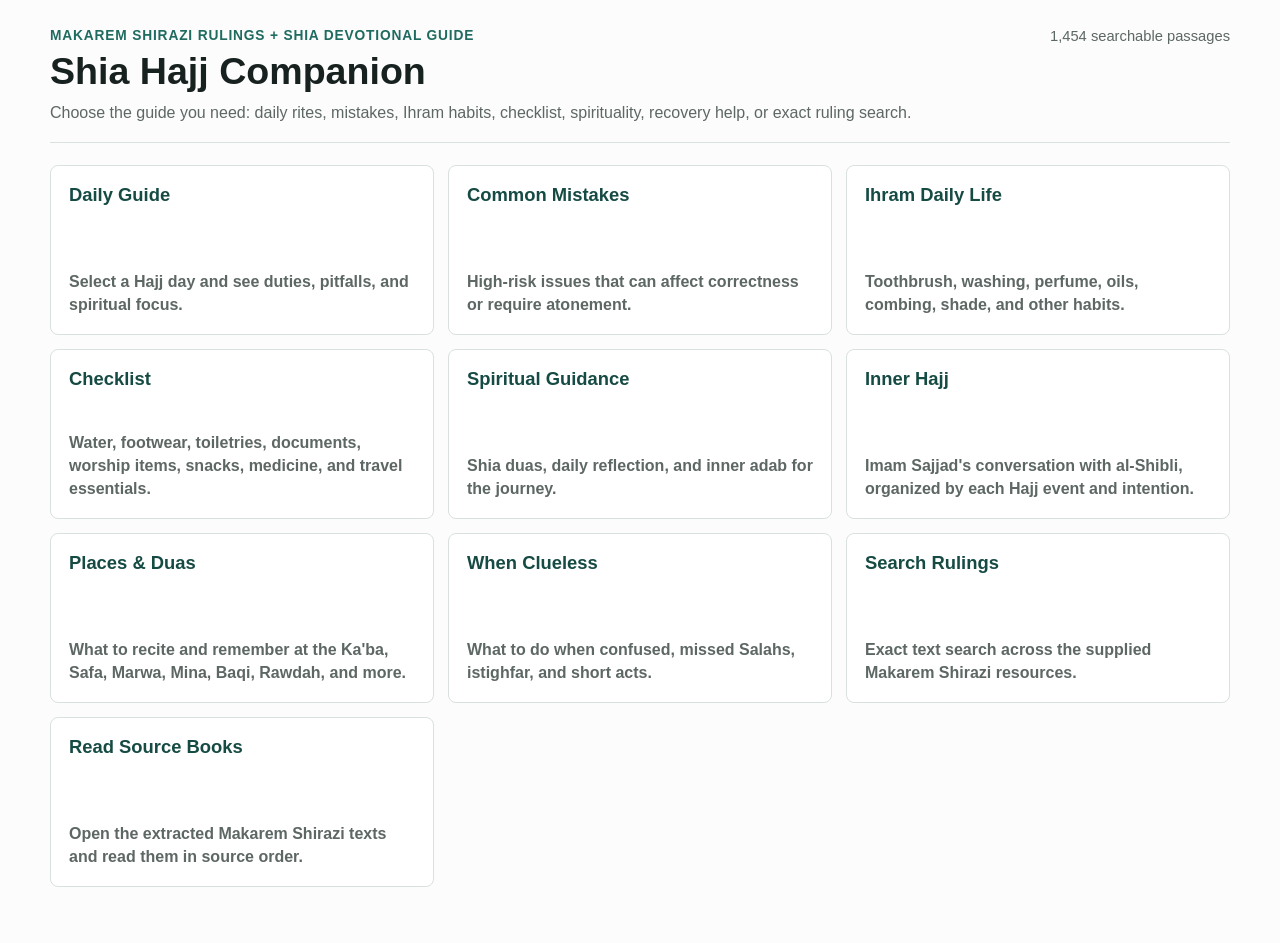
<file: index.html>
<!doctype html>
<html lang="en">
<head>
  <meta charset="utf-8">
  <meta http-equiv="refresh" content="0; url=docs/">
  <meta name="viewport" content="width=device-width, initial-scale=1">
  <title>Shia Hajj Companion</title>
</head>
<body>
  <p><a href="docs/">Open the Shia Hajj Companion</a></p>
</body>
</html>
</file>
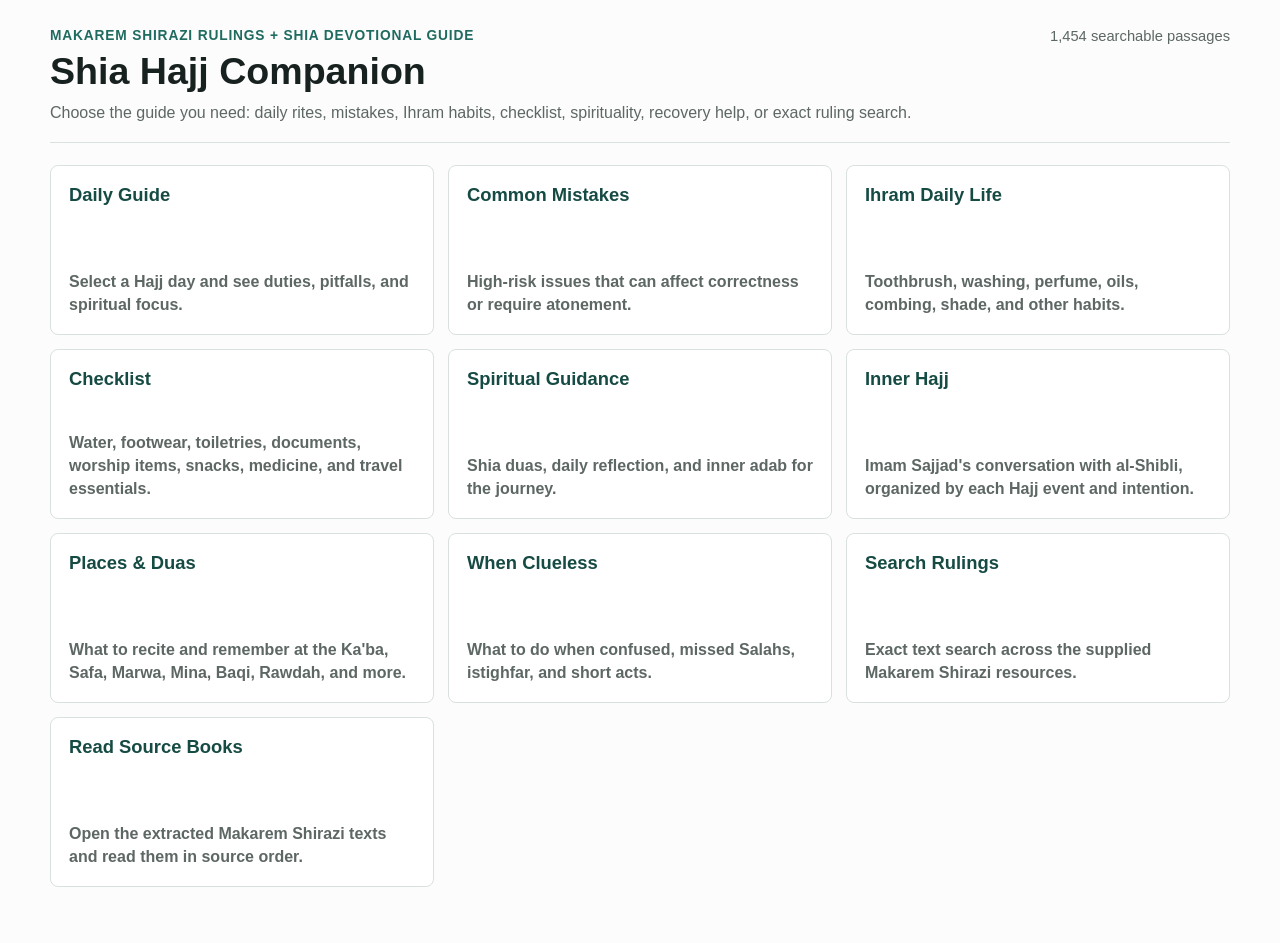
<file: docs/index.html>
<!doctype html>
<html lang="en">
<head>
  <meta charset="utf-8">
  <meta name="viewport" content="width=device-width, initial-scale=1">
  <title>Shia Hajj Companion</title>
  <link rel="stylesheet" href="styles.css">
</head>
<body>
  <main class="app">
    <header class="topbar">
      <div>
        <p class="eyebrow">Makarem Shirazi rulings + Shia devotional guide</p>
        <h1>Shia Hajj Companion</h1>
        <p class="lede">Choose the guide you need: daily rites, mistakes, Ihram habits, checklist, spirituality, recovery help, or exact ruling search.</p>
      </div>
      <div class="meta">
        <span id="recordCount">Loading search...</span>
      </div>
    </header>

    <nav class="page-grid" aria-label="Guide pages">
      <a class="page-card" href="daily.html">
        <span>Daily Guide</span>
        <p>Select a Hajj day and see duties, pitfalls, and spiritual focus.</p>
      </a>
      <a class="page-card" href="mistakes.html">
        <span>Common Mistakes</span>
        <p>High-risk issues that can affect correctness or require atonement.</p>
      </a>
      <a class="page-card" href="ihram.html">
        <span>Ihram Daily Life</span>
        <p>Toothbrush, washing, perfume, oils, combing, shade, and other habits.</p>
      </a>
      <a class="page-card" href="checklist.html">
        <span>Checklist</span>
        <p>Water, footwear, toiletries, documents, worship items, snacks, medicine, and travel essentials.</p>
      </a>
      <a class="page-card" href="spiritual.html">
        <span>Spiritual Guidance</span>
        <p>Shia duas, daily reflection, and inner adab for the journey.</p>
      </a>
      <a class="page-card" href="inner-hajj.html">
        <span>Inner Hajj</span>
        <p>Imam Sajjad's conversation with al-Shibli, organized by each Hajj event and intention.</p>
      </a>
      <a class="page-card" href="places.html">
        <span>Places & Duas</span>
        <p>What to recite and remember at the Ka'ba, Safa, Marwa, Mina, Baqi, Rawdah, and more.</p>
      </a>
      <a class="page-card" href="clueless.html">
        <span>When Clueless</span>
        <p>What to do when confused, missed Salahs, istighfar, and short acts.</p>
      </a>
      <a class="page-card" href="search.html">
        <span>Search Rulings</span>
        <p>Exact text search across the supplied Makarem Shirazi resources.</p>
      </a>
      <a class="page-card" href="book.html">
        <span>Read Source Books</span>
        <p>Open the extracted Makarem Shirazi texts and read them in source order.</p>
      </a>
    </nav>
  </main>
  <script src="search-data.js"></script>
  <script src="app.js"></script>
</body>
</html>
</file>
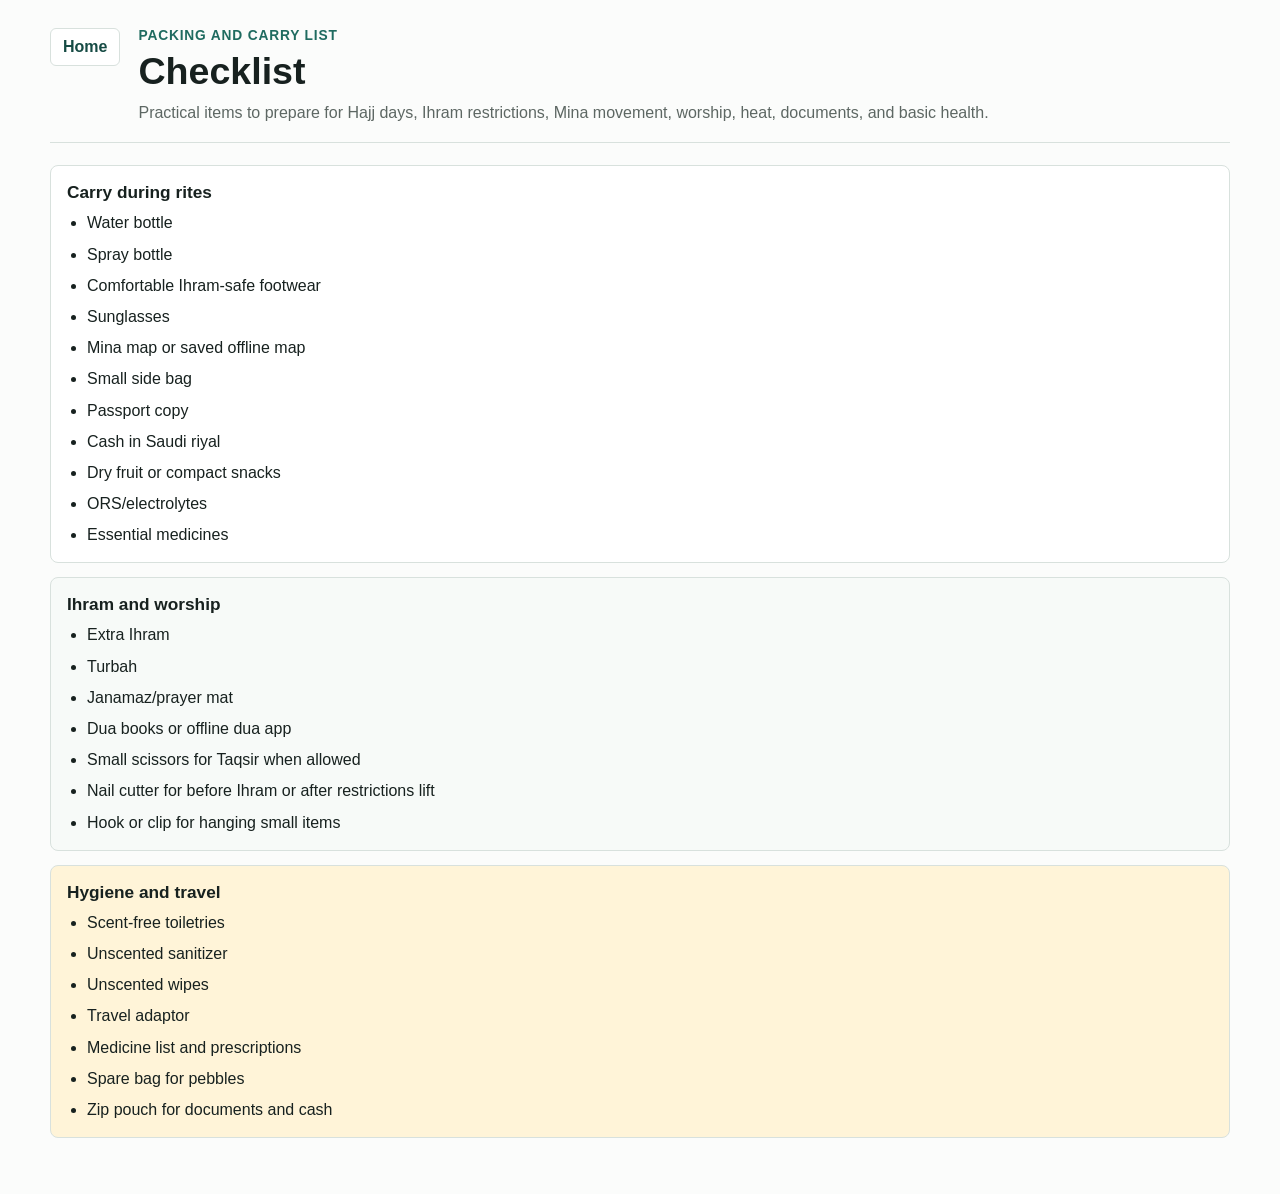
<file: docs/checklist.html>
<!doctype html>
<html lang="en">
<head>
  <meta charset="utf-8">
  <meta name="viewport" content="width=device-width, initial-scale=1">
  <title>Checklist - Shia Hajj Companion</title>
  <link rel="stylesheet" href="styles.css">
</head>
<body>
  <main class="app">
    <header class="page-header">
      <a href="index.html" class="back-link">Home</a>
      <div>
        <p class="eyebrow">Packing and carry list</p>
        <h1>Checklist</h1>
        <p class="lede">Practical items to prepare for Hajj days, Ihram restrictions, Mina movement, worship, heat, documents, and basic health.</p>
      </div>
    </header>
    <div id="checklistContent" class="stack"></div>
  </main>
  <script src="app.js"></script>
</body>
</html>
</file>
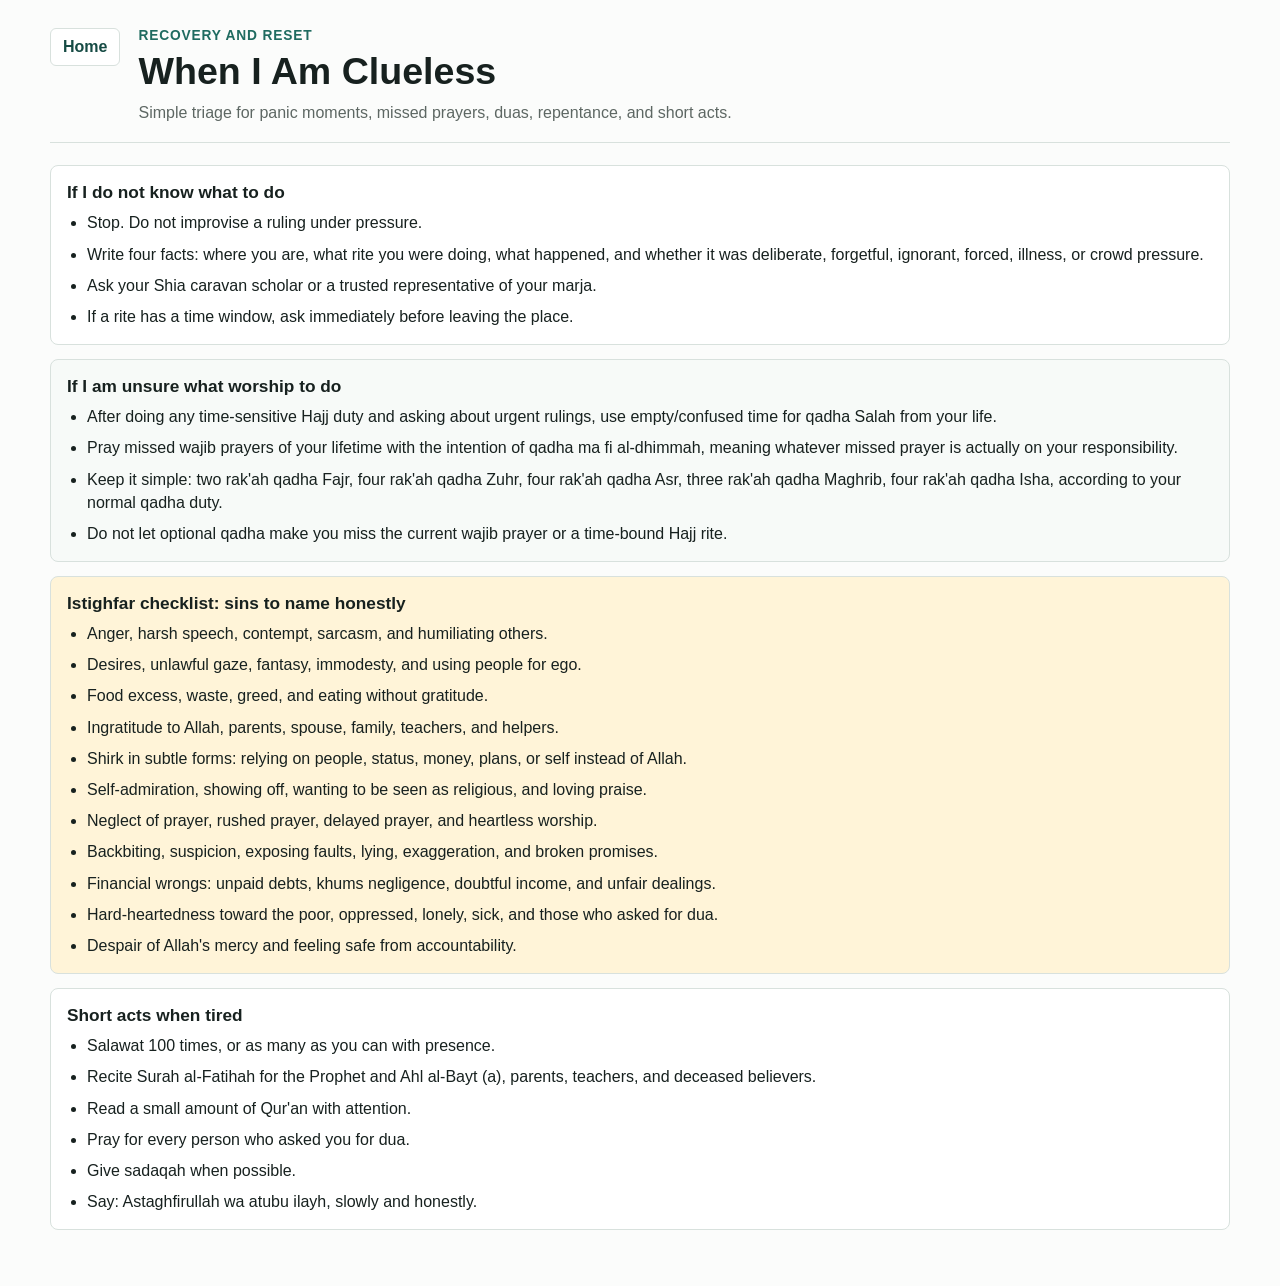
<file: docs/clueless.html>
<!doctype html>
<html lang="en">
<head>
  <meta charset="utf-8">
  <meta name="viewport" content="width=device-width, initial-scale=1">
  <title>When Clueless - Shia Hajj Companion</title>
  <link rel="stylesheet" href="styles.css">
</head>
<body>
  <main class="app">
    <header class="page-header">
      <a href="index.html" class="back-link">Home</a>
      <div>
        <p class="eyebrow">Recovery and reset</p>
        <h1>When I Am Clueless</h1>
        <p class="lede">Simple triage for panic moments, missed prayers, duas, repentance, and short acts.</p>
      </div>
    </header>
    <div id="cluelessContent" class="stack"></div>
  </main>
  <script src="app.js"></script>
</body>
</html>
</file>
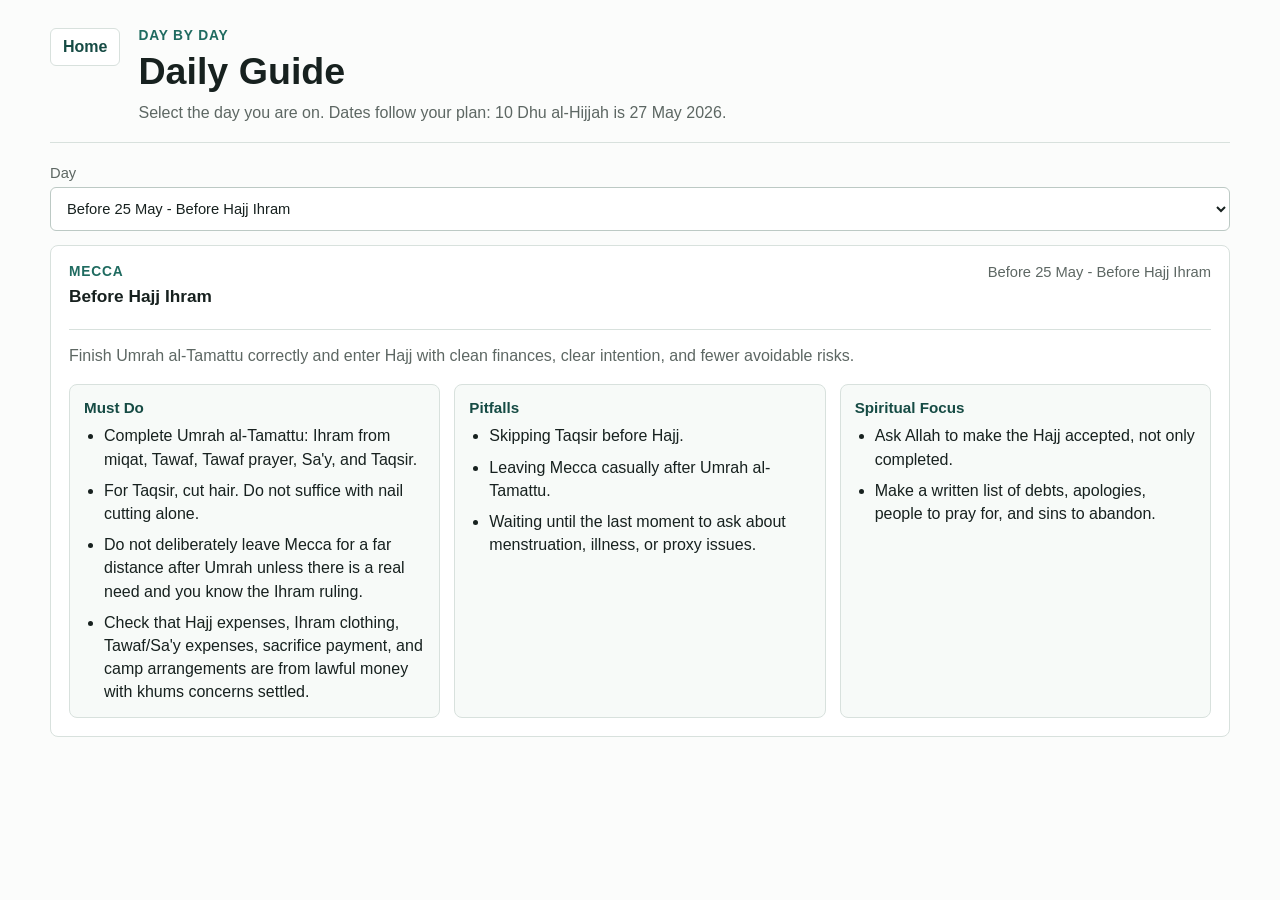
<file: docs/daily.html>
<!doctype html>
<html lang="en">
<head>
  <meta charset="utf-8">
  <meta name="viewport" content="width=device-width, initial-scale=1">
  <title>Daily Guide - Shia Hajj Companion</title>
  <link rel="stylesheet" href="styles.css">
</head>
<body>
  <main class="app">
    <header class="page-header">
      <a href="index.html" class="back-link">Home</a>
      <div>
        <p class="eyebrow">Day by day</p>
        <h1>Daily Guide</h1>
        <p class="lede">Select the day you are on. Dates follow your plan: 10 Dhu al-Hijjah is 27 May 2026.</p>
      </div>
    </header>
    <label class="select-label page-select">
      Day
      <select id="daySelect"></select>
    </label>
    <article id="dayDetail" class="detail-panel"></article>
  </main>
  <script src="search-data.js"></script>
  <script src="app.js"></script>
</body>
</html>
</file>
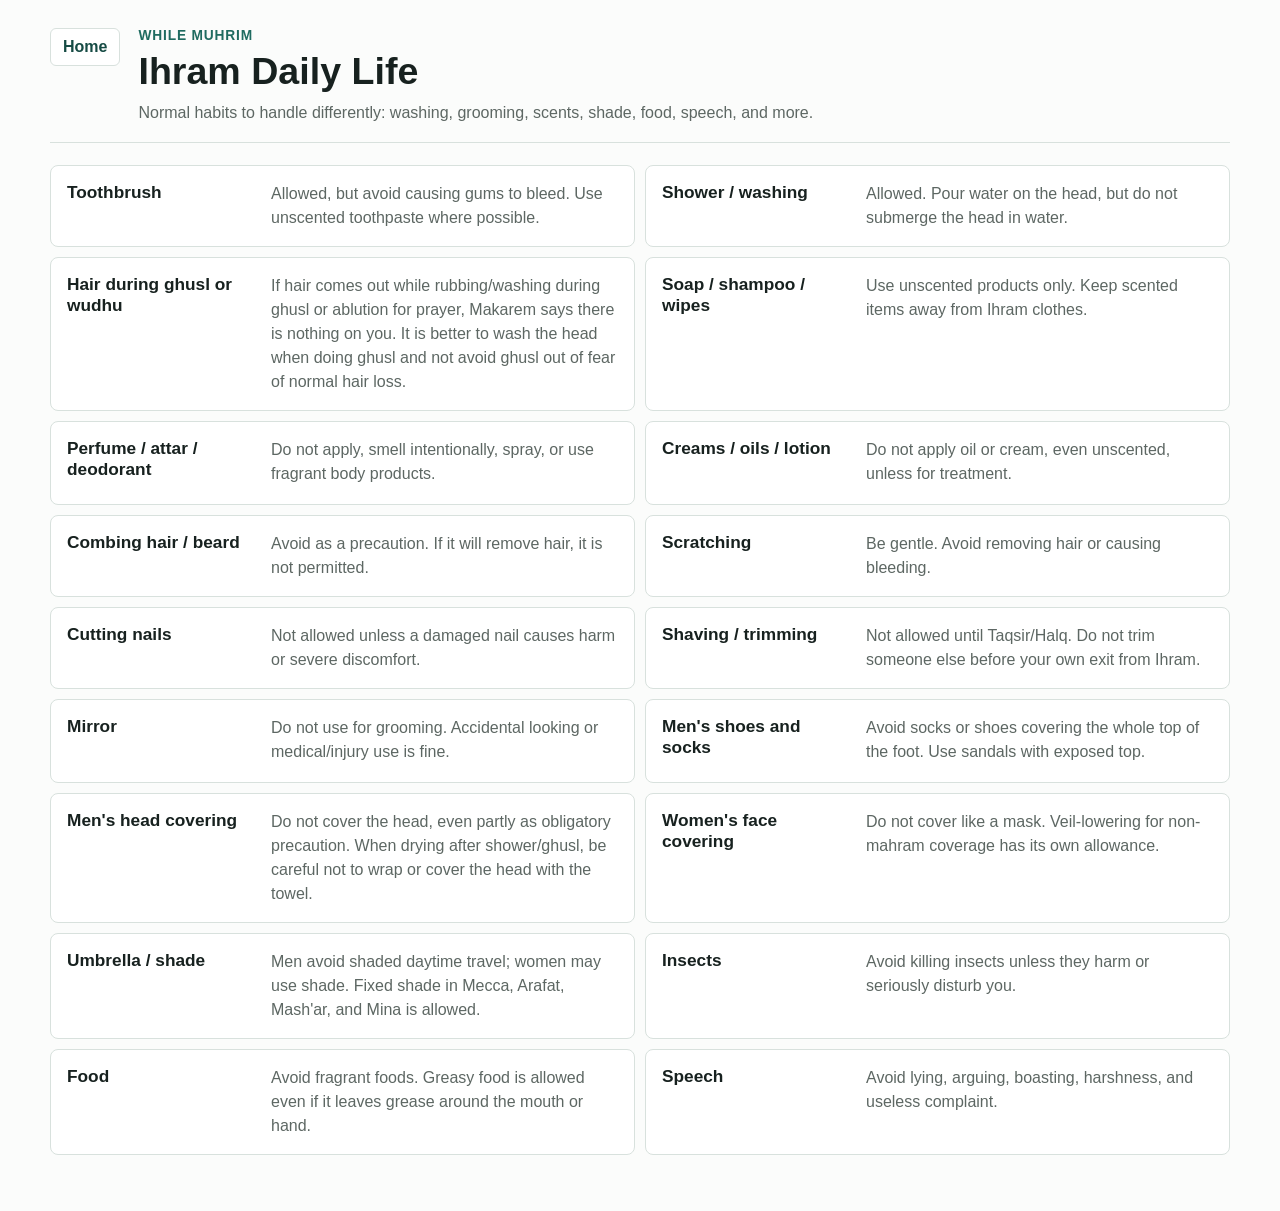
<file: docs/ihram.html>
<!doctype html>
<html lang="en">
<head>
  <meta charset="utf-8">
  <meta name="viewport" content="width=device-width, initial-scale=1">
  <title>Ihram Daily Life - Shia Hajj Companion</title>
  <link rel="stylesheet" href="styles.css">
</head>
<body>
  <main class="app">
    <header class="page-header">
      <a href="index.html" class="back-link">Home</a>
      <div>
        <p class="eyebrow">While Muhrim</p>
        <h1>Ihram Daily Life</h1>
        <p class="lede">Normal habits to handle differently: washing, grooming, scents, shade, food, speech, and more.</p>
      </div>
    </header>
    <div id="ihramList" class="activity-list"></div>
  </main>
  <script src="app.js"></script>
</body>
</html>
</file>
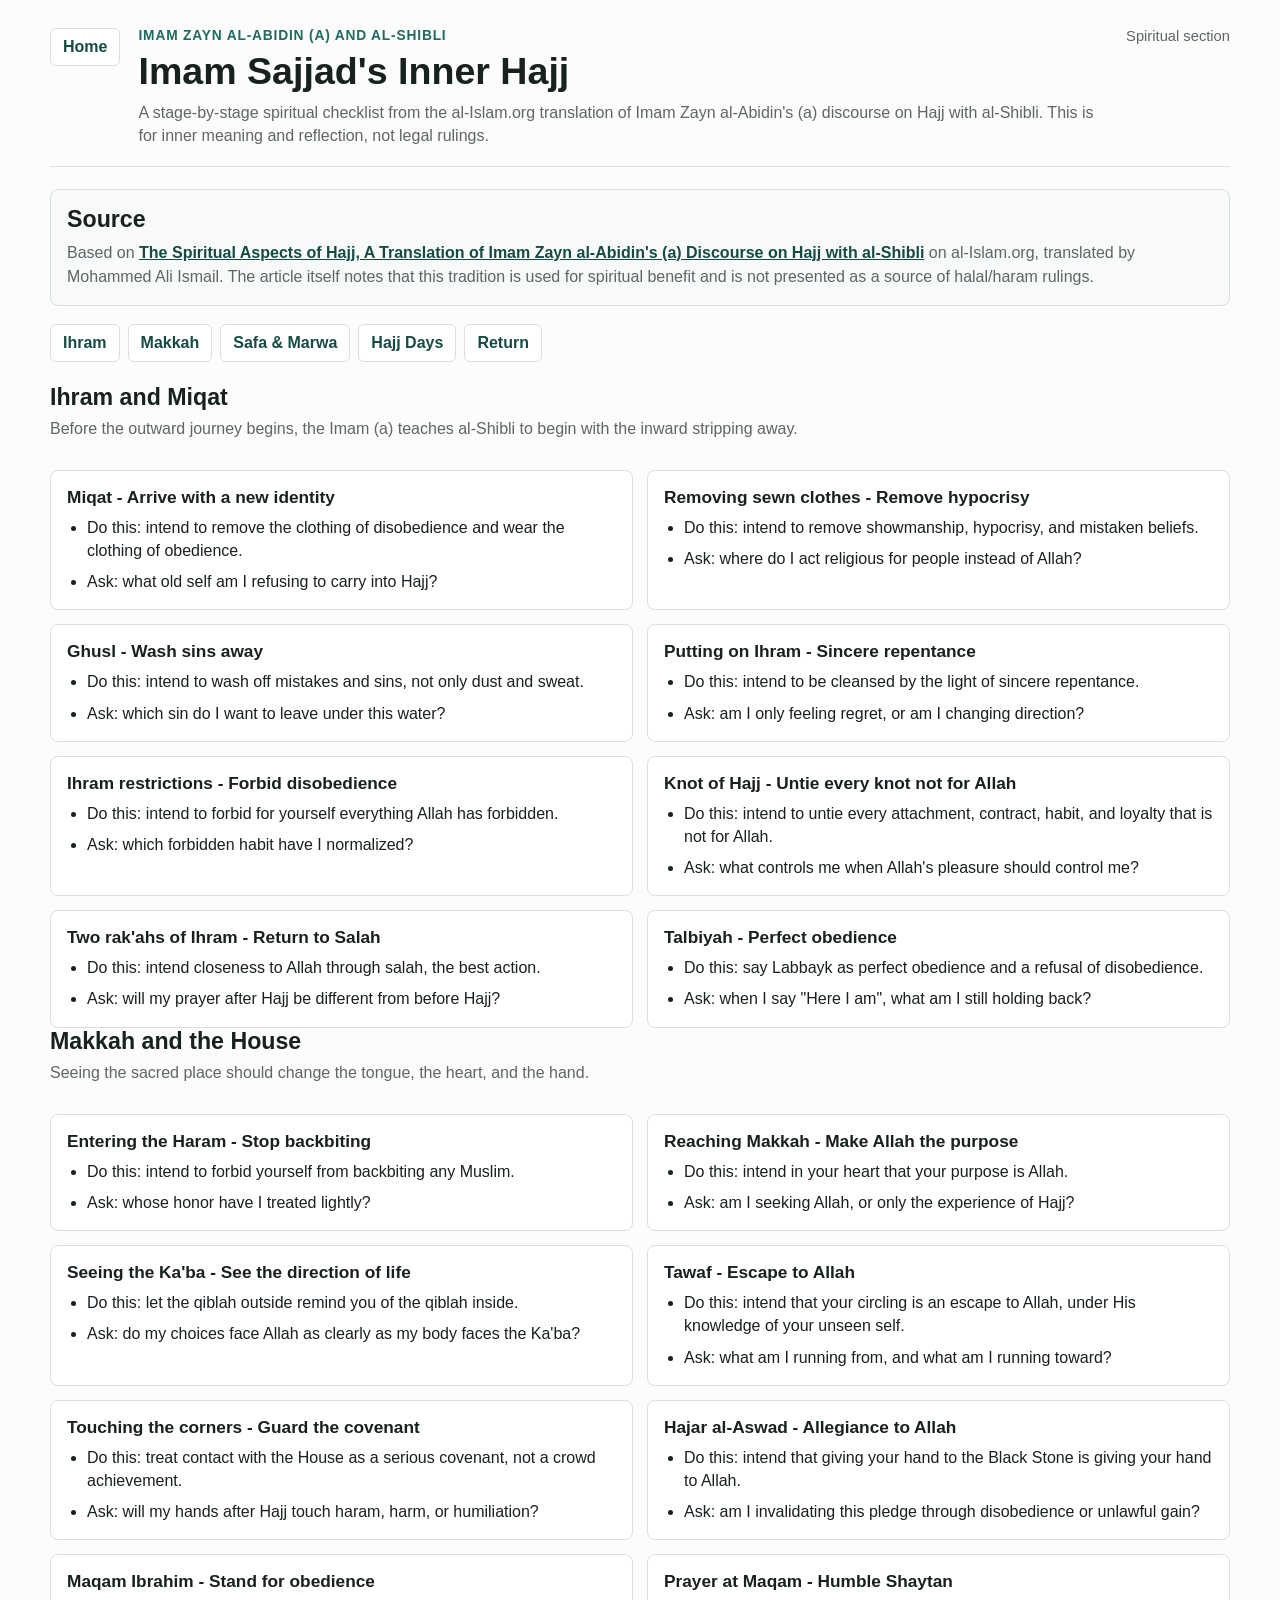
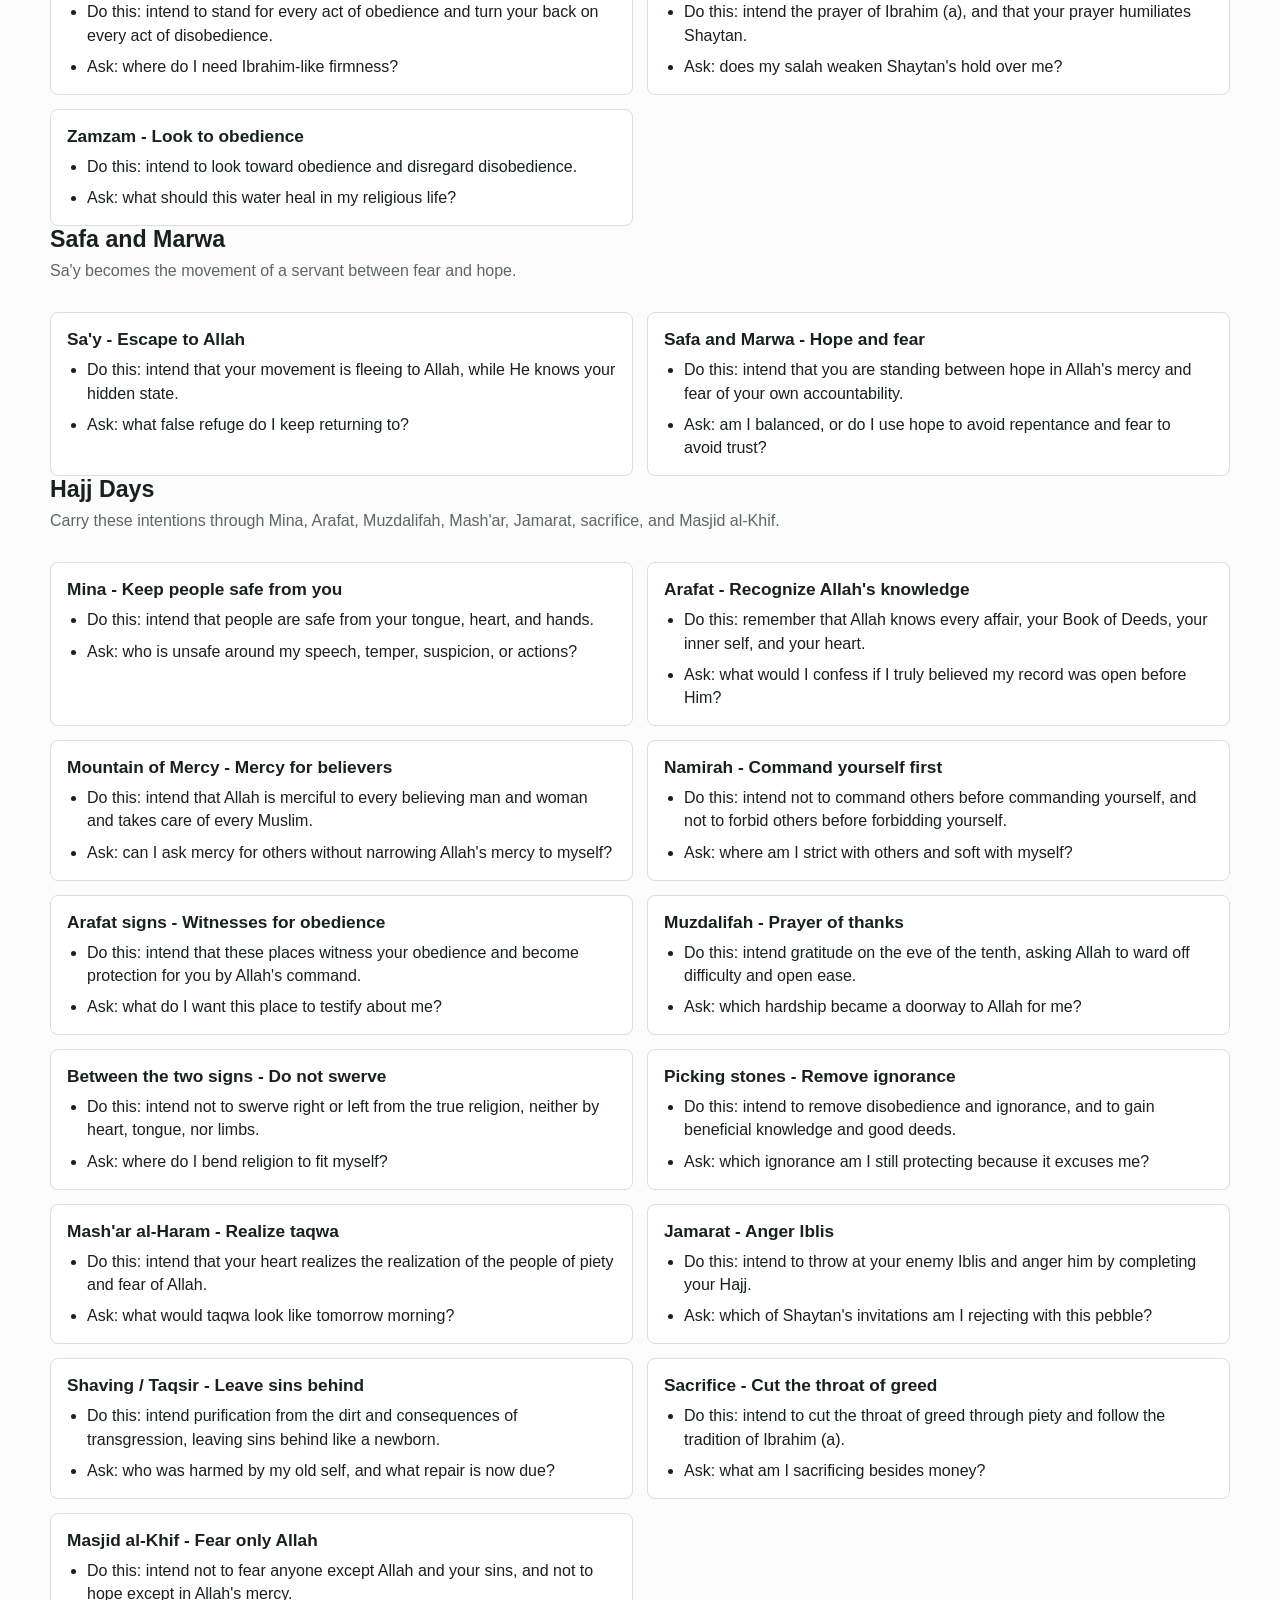
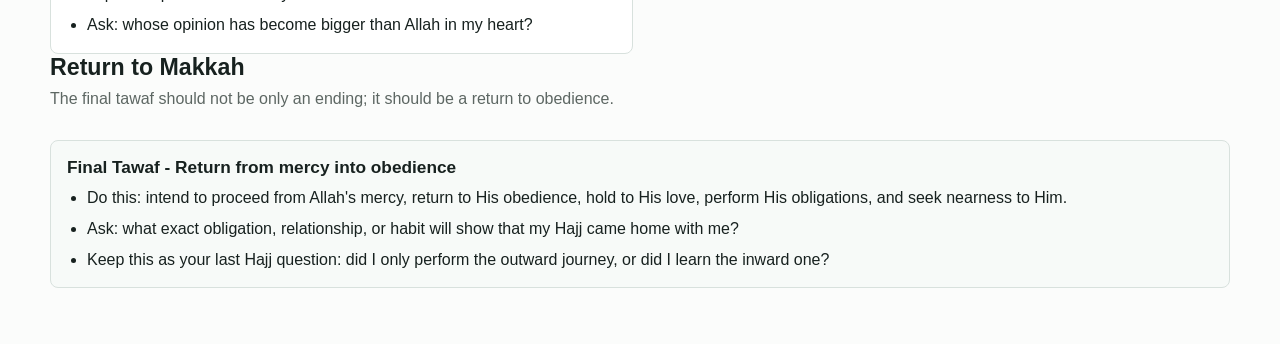
<file: docs/inner-hajj.html>
<!doctype html>
<html lang="en">
<head>
  <meta charset="utf-8">
  <meta name="viewport" content="width=device-width, initial-scale=1">
  <title>Imam Sajjad's Inner Hajj | Shia Hajj Companion</title>
  <link rel="stylesheet" href="styles.css">
</head>
<body>
  <main class="app">
    <header class="page-header">
      <a class="back-link" href="index.html">Home</a>
      <div>
        <p class="eyebrow">Imam Zayn al-Abidin (a) and al-Shibli</p>
        <h1>Imam Sajjad's Inner Hajj</h1>
        <p class="lede">A stage-by-stage spiritual checklist from the al-Islam.org translation of Imam Zayn al-Abidin's (a) discourse on Hajj with al-Shibli. This is for inner meaning and reflection, not legal rulings.</p>
      </div>
      <div class="meta">Spiritual section</div>
    </header>

    <section class="wide-card source-card">
      <h2>Source</h2>
      <p>
        Based on
        <a href="https://al-islam.org/articles/spiritual-aspects-hajj-revised-edition-imam-ali-zayn-al-abidin" target="_blank" rel="noopener">The Spiritual Aspects of Hajj, A Translation of Imam Zayn al-Abidin's (a) Discourse on Hajj with al-Shibli</a>
        on al-Islam.org, translated by Mohammed Ali Ismail. The article itself notes that this tradition is used for spiritual benefit and is not presented as a source of halal/haram rulings.
      </p>
    </section>

    <nav class="quick-links" aria-label="Inner Hajj quick links">
      <a href="#ihram">Ihram</a>
      <a href="#makkah-inner">Makkah</a>
      <a href="#safa-marwa-inner">Safa & Marwa</a>
      <a href="#hajj-inner">Hajj Days</a>
      <a href="#return-inner">Return</a>
    </nav>

    <section id="ihram" class="stack">
      <div class="section-head">
        <div>
          <h2>Ihram and Miqat</h2>
          <p>Before the outward journey begins, the Imam (a) teaches al-Shibli to begin with the inward stripping away.</p>
        </div>
      </div>

      <div class="place-grid">
        <article class="info-card">
          <h3>Miqat - Arrive with a new identity</h3>
          <ul>
            <li>Do this: intend to remove the clothing of disobedience and wear the clothing of obedience.</li>
            <li>Ask: what old self am I refusing to carry into Hajj?</li>
          </ul>
        </article>
        <article class="info-card">
          <h3>Removing sewn clothes - Remove hypocrisy</h3>
          <ul>
            <li>Do this: intend to remove showmanship, hypocrisy, and mistaken beliefs.</li>
            <li>Ask: where do I act religious for people instead of Allah?</li>
          </ul>
        </article>
        <article class="info-card">
          <h3>Ghusl - Wash sins away</h3>
          <ul>
            <li>Do this: intend to wash off mistakes and sins, not only dust and sweat.</li>
            <li>Ask: which sin do I want to leave under this water?</li>
          </ul>
        </article>
        <article class="info-card">
          <h3>Putting on Ihram - Sincere repentance</h3>
          <ul>
            <li>Do this: intend to be cleansed by the light of sincere repentance.</li>
            <li>Ask: am I only feeling regret, or am I changing direction?</li>
          </ul>
        </article>
        <article class="info-card">
          <h3>Ihram restrictions - Forbid disobedience</h3>
          <ul>
            <li>Do this: intend to forbid for yourself everything Allah has forbidden.</li>
            <li>Ask: which forbidden habit have I normalized?</li>
          </ul>
        </article>
        <article class="info-card">
          <h3>Knot of Hajj - Untie every knot not for Allah</h3>
          <ul>
            <li>Do this: intend to untie every attachment, contract, habit, and loyalty that is not for Allah.</li>
            <li>Ask: what controls me when Allah's pleasure should control me?</li>
          </ul>
        </article>
        <article class="info-card">
          <h3>Two rak'ahs of Ihram - Return to Salah</h3>
          <ul>
            <li>Do this: intend closeness to Allah through salah, the best action.</li>
            <li>Ask: will my prayer after Hajj be different from before Hajj?</li>
          </ul>
        </article>
        <article class="info-card">
          <h3>Talbiyah - Perfect obedience</h3>
          <ul>
            <li>Do this: say Labbayk as perfect obedience and a refusal of disobedience.</li>
            <li>Ask: when I say "Here I am", what am I still holding back?</li>
          </ul>
        </article>
      </div>
    </section>

    <section id="makkah-inner" class="stack">
      <div class="section-head">
        <div>
          <h2>Makkah and the House</h2>
          <p>Seeing the sacred place should change the tongue, the heart, and the hand.</p>
        </div>
      </div>

      <div class="place-grid">
        <article class="info-card">
          <h3>Entering the Haram - Stop backbiting</h3>
          <ul>
            <li>Do this: intend to forbid yourself from backbiting any Muslim.</li>
            <li>Ask: whose honor have I treated lightly?</li>
          </ul>
        </article>
        <article class="info-card">
          <h3>Reaching Makkah - Make Allah the purpose</h3>
          <ul>
            <li>Do this: intend in your heart that your purpose is Allah.</li>
            <li>Ask: am I seeking Allah, or only the experience of Hajj?</li>
          </ul>
        </article>
        <article class="info-card">
          <h3>Seeing the Ka'ba - See the direction of life</h3>
          <ul>
            <li>Do this: let the qiblah outside remind you of the qiblah inside.</li>
            <li>Ask: do my choices face Allah as clearly as my body faces the Ka'ba?</li>
          </ul>
        </article>
        <article class="info-card">
          <h3>Tawaf - Escape to Allah</h3>
          <ul>
            <li>Do this: intend that your circling is an escape to Allah, under His knowledge of your unseen self.</li>
            <li>Ask: what am I running from, and what am I running toward?</li>
          </ul>
        </article>
        <article class="info-card">
          <h3>Touching the corners - Guard the covenant</h3>
          <ul>
            <li>Do this: treat contact with the House as a serious covenant, not a crowd achievement.</li>
            <li>Ask: will my hands after Hajj touch haram, harm, or humiliation?</li>
          </ul>
        </article>
        <article class="info-card">
          <h3>Hajar al-Aswad - Allegiance to Allah</h3>
          <ul>
            <li>Do this: intend that giving your hand to the Black Stone is giving your hand to Allah.</li>
            <li>Ask: am I invalidating this pledge through disobedience or unlawful gain?</li>
          </ul>
        </article>
        <article class="info-card">
          <h3>Maqam Ibrahim - Stand for obedience</h3>
          <ul>
            <li>Do this: intend to stand for every act of obedience and turn your back on every act of disobedience.</li>
            <li>Ask: where do I need Ibrahim-like firmness?</li>
          </ul>
        </article>
        <article class="info-card">
          <h3>Prayer at Maqam - Humble Shaytan</h3>
          <ul>
            <li>Do this: intend the prayer of Ibrahim (a), and that your prayer humiliates Shaytan.</li>
            <li>Ask: does my salah weaken Shaytan's hold over me?</li>
          </ul>
        </article>
        <article class="info-card">
          <h3>Zamzam - Look to obedience</h3>
          <ul>
            <li>Do this: intend to look toward obedience and disregard disobedience.</li>
            <li>Ask: what should this water heal in my religious life?</li>
          </ul>
        </article>
      </div>
    </section>

    <section id="safa-marwa-inner" class="stack">
      <div class="section-head">
        <div>
          <h2>Safa and Marwa</h2>
          <p>Sa'y becomes the movement of a servant between fear and hope.</p>
        </div>
      </div>

      <div class="place-grid">
        <article class="info-card">
          <h3>Sa'y - Escape to Allah</h3>
          <ul>
            <li>Do this: intend that your movement is fleeing to Allah, while He knows your hidden state.</li>
            <li>Ask: what false refuge do I keep returning to?</li>
          </ul>
        </article>
        <article class="info-card">
          <h3>Safa and Marwa - Hope and fear</h3>
          <ul>
            <li>Do this: intend that you are standing between hope in Allah's mercy and fear of your own accountability.</li>
            <li>Ask: am I balanced, or do I use hope to avoid repentance and fear to avoid trust?</li>
          </ul>
        </article>
      </div>
    </section>

    <section id="hajj-inner" class="stack">
      <div class="section-head">
        <div>
          <h2>Hajj Days</h2>
          <p>Carry these intentions through Mina, Arafat, Muzdalifah, Mash'ar, Jamarat, sacrifice, and Masjid al-Khif.</p>
        </div>
      </div>

      <div class="place-grid">
        <article class="info-card">
          <h3>Mina - Keep people safe from you</h3>
          <ul>
            <li>Do this: intend that people are safe from your tongue, heart, and hands.</li>
            <li>Ask: who is unsafe around my speech, temper, suspicion, or actions?</li>
          </ul>
        </article>
        <article class="info-card">
          <h3>Arafat - Recognize Allah's knowledge</h3>
          <ul>
            <li>Do this: remember that Allah knows every affair, your Book of Deeds, your inner self, and your heart.</li>
            <li>Ask: what would I confess if I truly believed my record was open before Him?</li>
          </ul>
        </article>
        <article class="info-card">
          <h3>Mountain of Mercy - Mercy for believers</h3>
          <ul>
            <li>Do this: intend that Allah is merciful to every believing man and woman and takes care of every Muslim.</li>
            <li>Ask: can I ask mercy for others without narrowing Allah's mercy to myself?</li>
          </ul>
        </article>
        <article class="info-card">
          <h3>Namirah - Command yourself first</h3>
          <ul>
            <li>Do this: intend not to command others before commanding yourself, and not to forbid others before forbidding yourself.</li>
            <li>Ask: where am I strict with others and soft with myself?</li>
          </ul>
        </article>
        <article class="info-card">
          <h3>Arafat signs - Witnesses for obedience</h3>
          <ul>
            <li>Do this: intend that these places witness your obedience and become protection for you by Allah's command.</li>
            <li>Ask: what do I want this place to testify about me?</li>
          </ul>
        </article>
        <article class="info-card">
          <h3>Muzdalifah - Prayer of thanks</h3>
          <ul>
            <li>Do this: intend gratitude on the eve of the tenth, asking Allah to ward off difficulty and open ease.</li>
            <li>Ask: which hardship became a doorway to Allah for me?</li>
          </ul>
        </article>
        <article class="info-card">
          <h3>Between the two signs - Do not swerve</h3>
          <ul>
            <li>Do this: intend not to swerve right or left from the true religion, neither by heart, tongue, nor limbs.</li>
            <li>Ask: where do I bend religion to fit myself?</li>
          </ul>
        </article>
        <article class="info-card">
          <h3>Picking stones - Remove ignorance</h3>
          <ul>
            <li>Do this: intend to remove disobedience and ignorance, and to gain beneficial knowledge and good deeds.</li>
            <li>Ask: which ignorance am I still protecting because it excuses me?</li>
          </ul>
        </article>
        <article class="info-card">
          <h3>Mash'ar al-Haram - Realize taqwa</h3>
          <ul>
            <li>Do this: intend that your heart realizes the realization of the people of piety and fear of Allah.</li>
            <li>Ask: what would taqwa look like tomorrow morning?</li>
          </ul>
        </article>
        <article class="info-card">
          <h3>Jamarat - Anger Iblis</h3>
          <ul>
            <li>Do this: intend to throw at your enemy Iblis and anger him by completing your Hajj.</li>
            <li>Ask: which of Shaytan's invitations am I rejecting with this pebble?</li>
          </ul>
        </article>
        <article class="info-card">
          <h3>Shaving / Taqsir - Leave sins behind</h3>
          <ul>
            <li>Do this: intend purification from the dirt and consequences of transgression, leaving sins behind like a newborn.</li>
            <li>Ask: who was harmed by my old self, and what repair is now due?</li>
          </ul>
        </article>
        <article class="info-card">
          <h3>Sacrifice - Cut the throat of greed</h3>
          <ul>
            <li>Do this: intend to cut the throat of greed through piety and follow the tradition of Ibrahim (a).</li>
            <li>Ask: what am I sacrificing besides money?</li>
          </ul>
        </article>
        <article class="info-card">
          <h3>Masjid al-Khif - Fear only Allah</h3>
          <ul>
            <li>Do this: intend not to fear anyone except Allah and your sins, and not to hope except in Allah's mercy.</li>
            <li>Ask: whose opinion has become bigger than Allah in my heart?</li>
          </ul>
        </article>
      </div>
    </section>

    <section id="return-inner" class="stack">
      <div class="section-head">
        <div>
          <h2>Return to Makkah</h2>
          <p>The final tawaf should not be only an ending; it should be a return to obedience.</p>
        </div>
      </div>

      <article class="wide-card">
        <h3>Final Tawaf - Return from mercy into obedience</h3>
        <ul>
          <li>Do this: intend to proceed from Allah's mercy, return to His obedience, hold to His love, perform His obligations, and seek nearness to Him.</li>
          <li>Ask: what exact obligation, relationship, or habit will show that my Hajj came home with me?</li>
          <li>Keep this as your last Hajj question: did I only perform the outward journey, or did I learn the inward one?</li>
        </ul>
      </article>
    </section>
  </main>
</body>
</html>
</file>
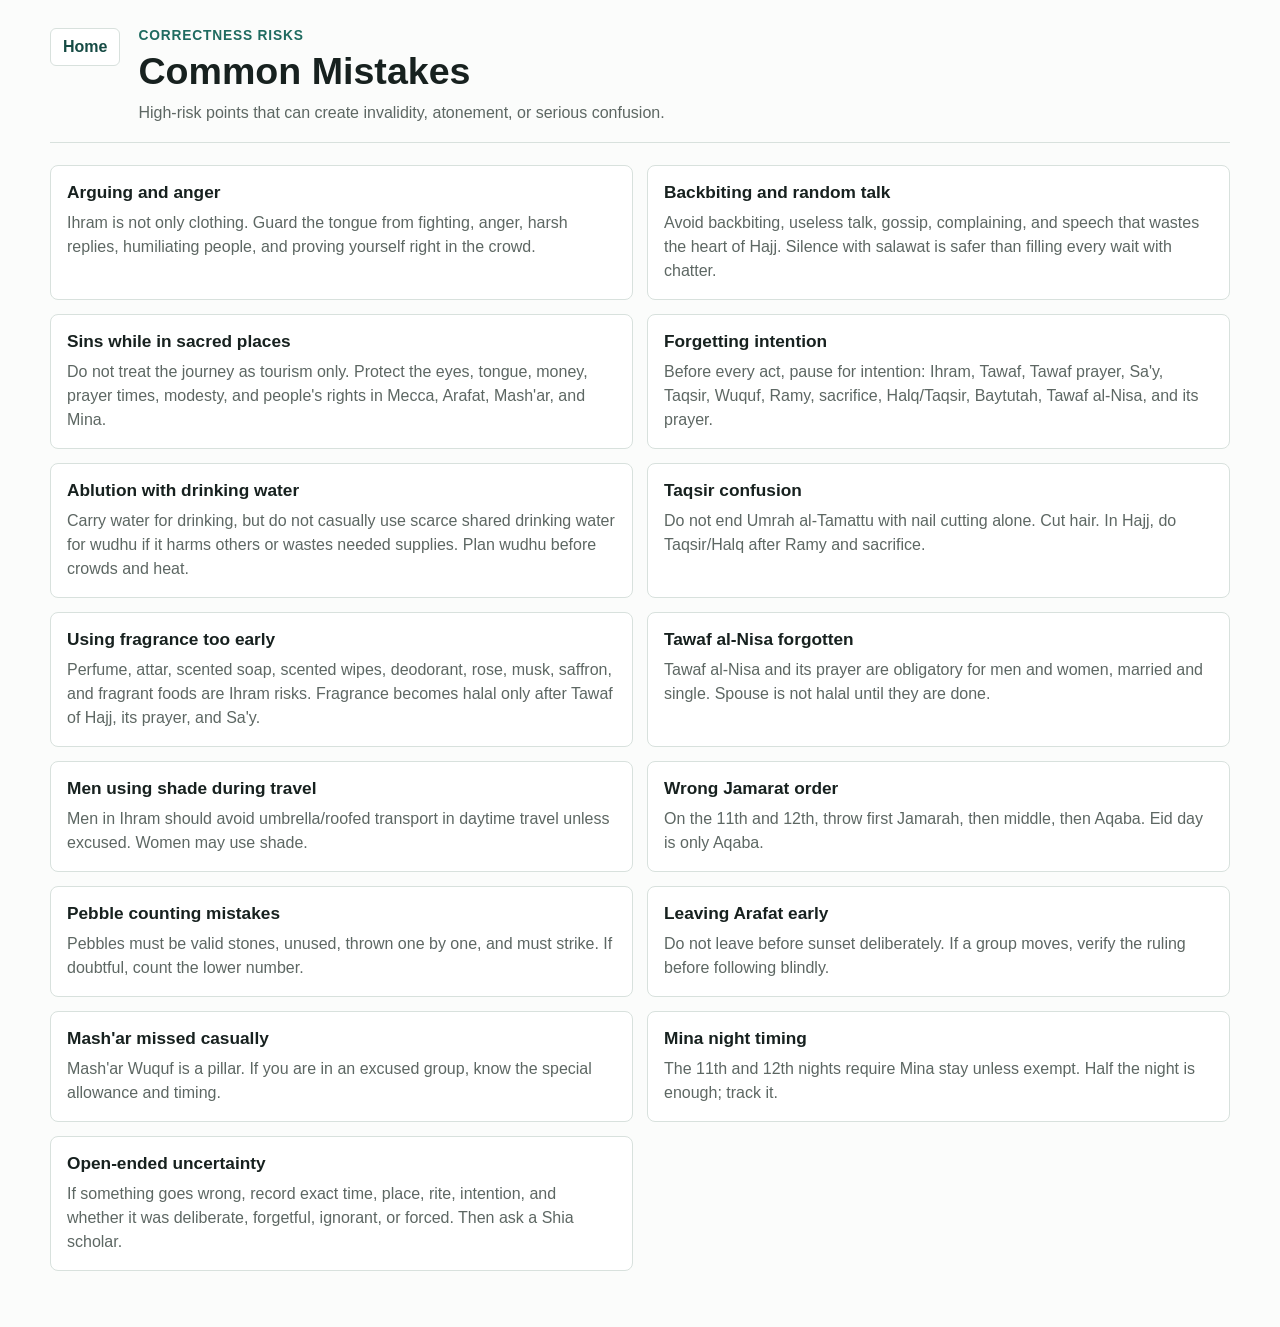
<file: docs/mistakes.html>
<!doctype html>
<html lang="en">
<head>
  <meta charset="utf-8">
  <meta name="viewport" content="width=device-width, initial-scale=1">
  <title>Common Mistakes - Shia Hajj Companion</title>
  <link rel="stylesheet" href="styles.css">
</head>
<body>
  <main class="app">
    <header class="page-header">
      <a href="index.html" class="back-link">Home</a>
      <div>
        <p class="eyebrow">Correctness risks</p>
        <h1>Common Mistakes</h1>
        <p class="lede">High-risk points that can create invalidity, atonement, or serious confusion.</p>
      </div>
    </header>
    <div id="mistakesGrid" class="card-grid"></div>
  </main>
  <script src="app.js"></script>
</body>
</html>
</file>
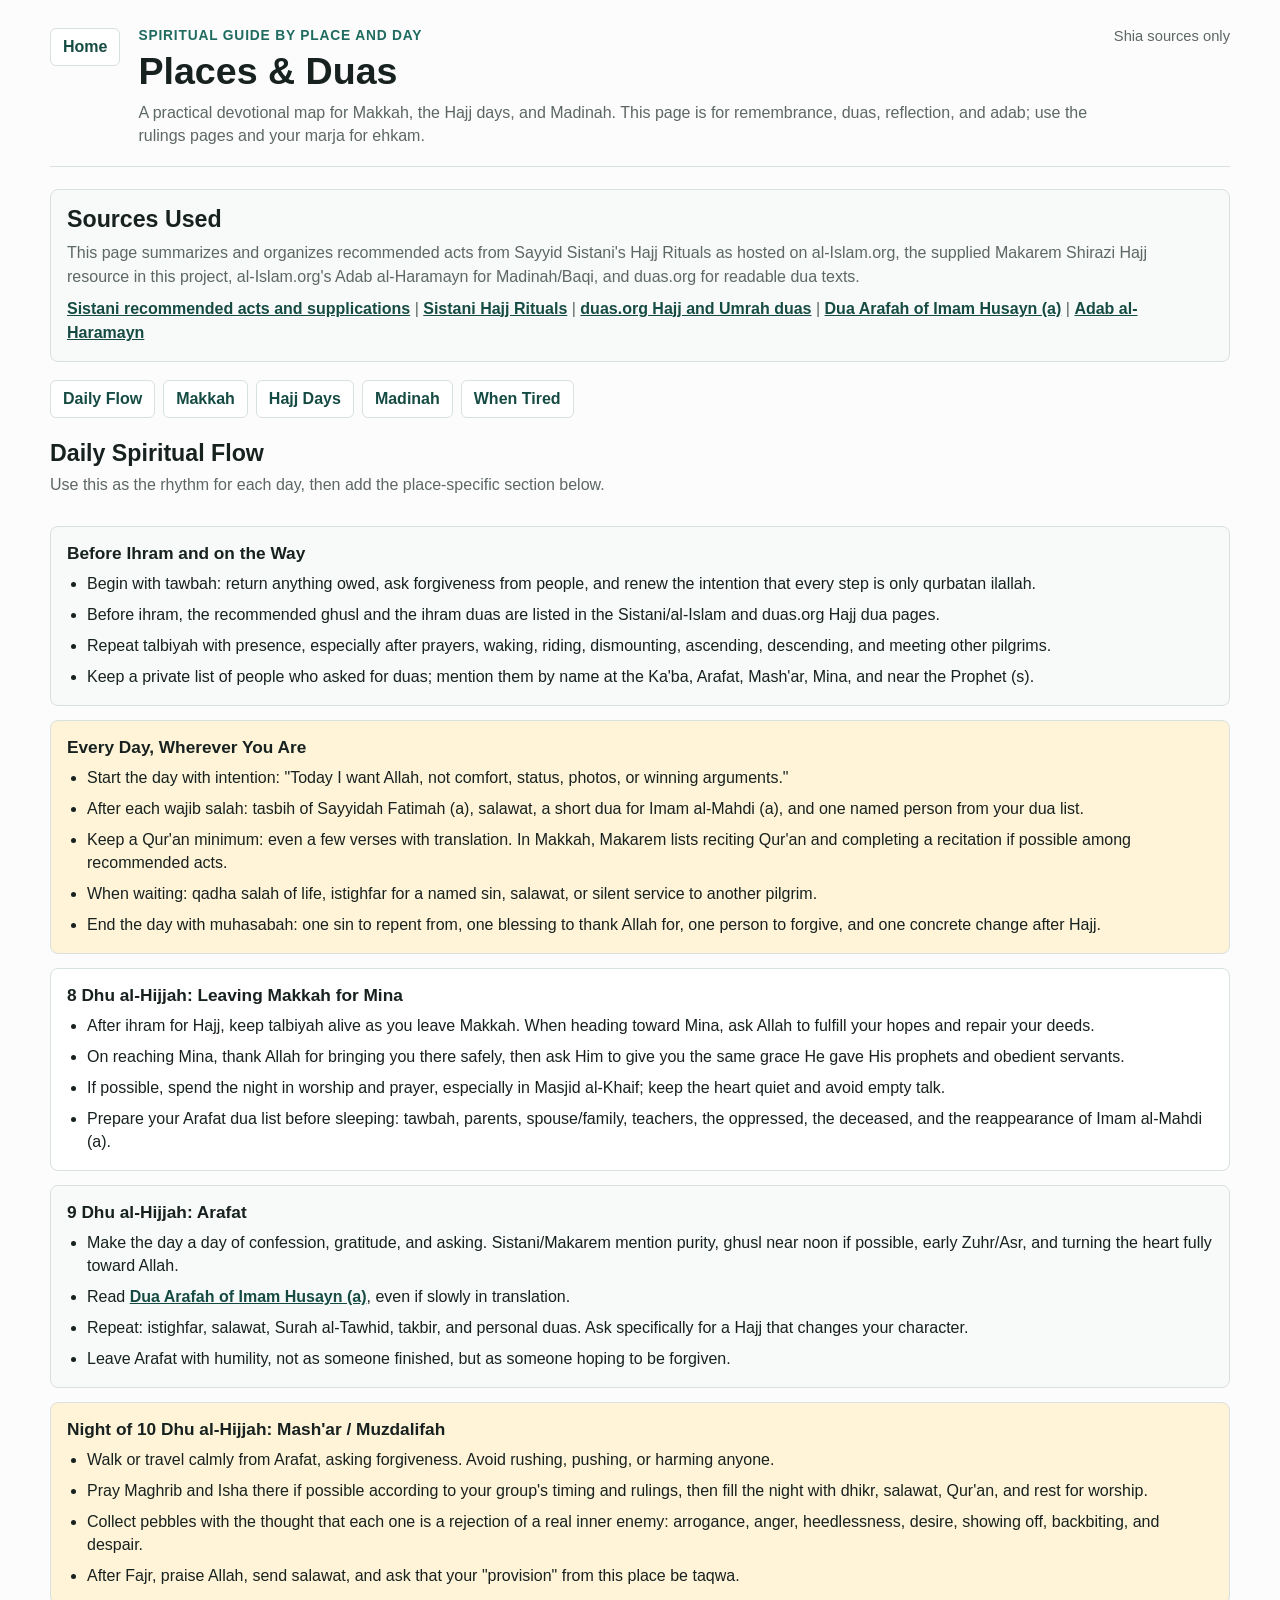
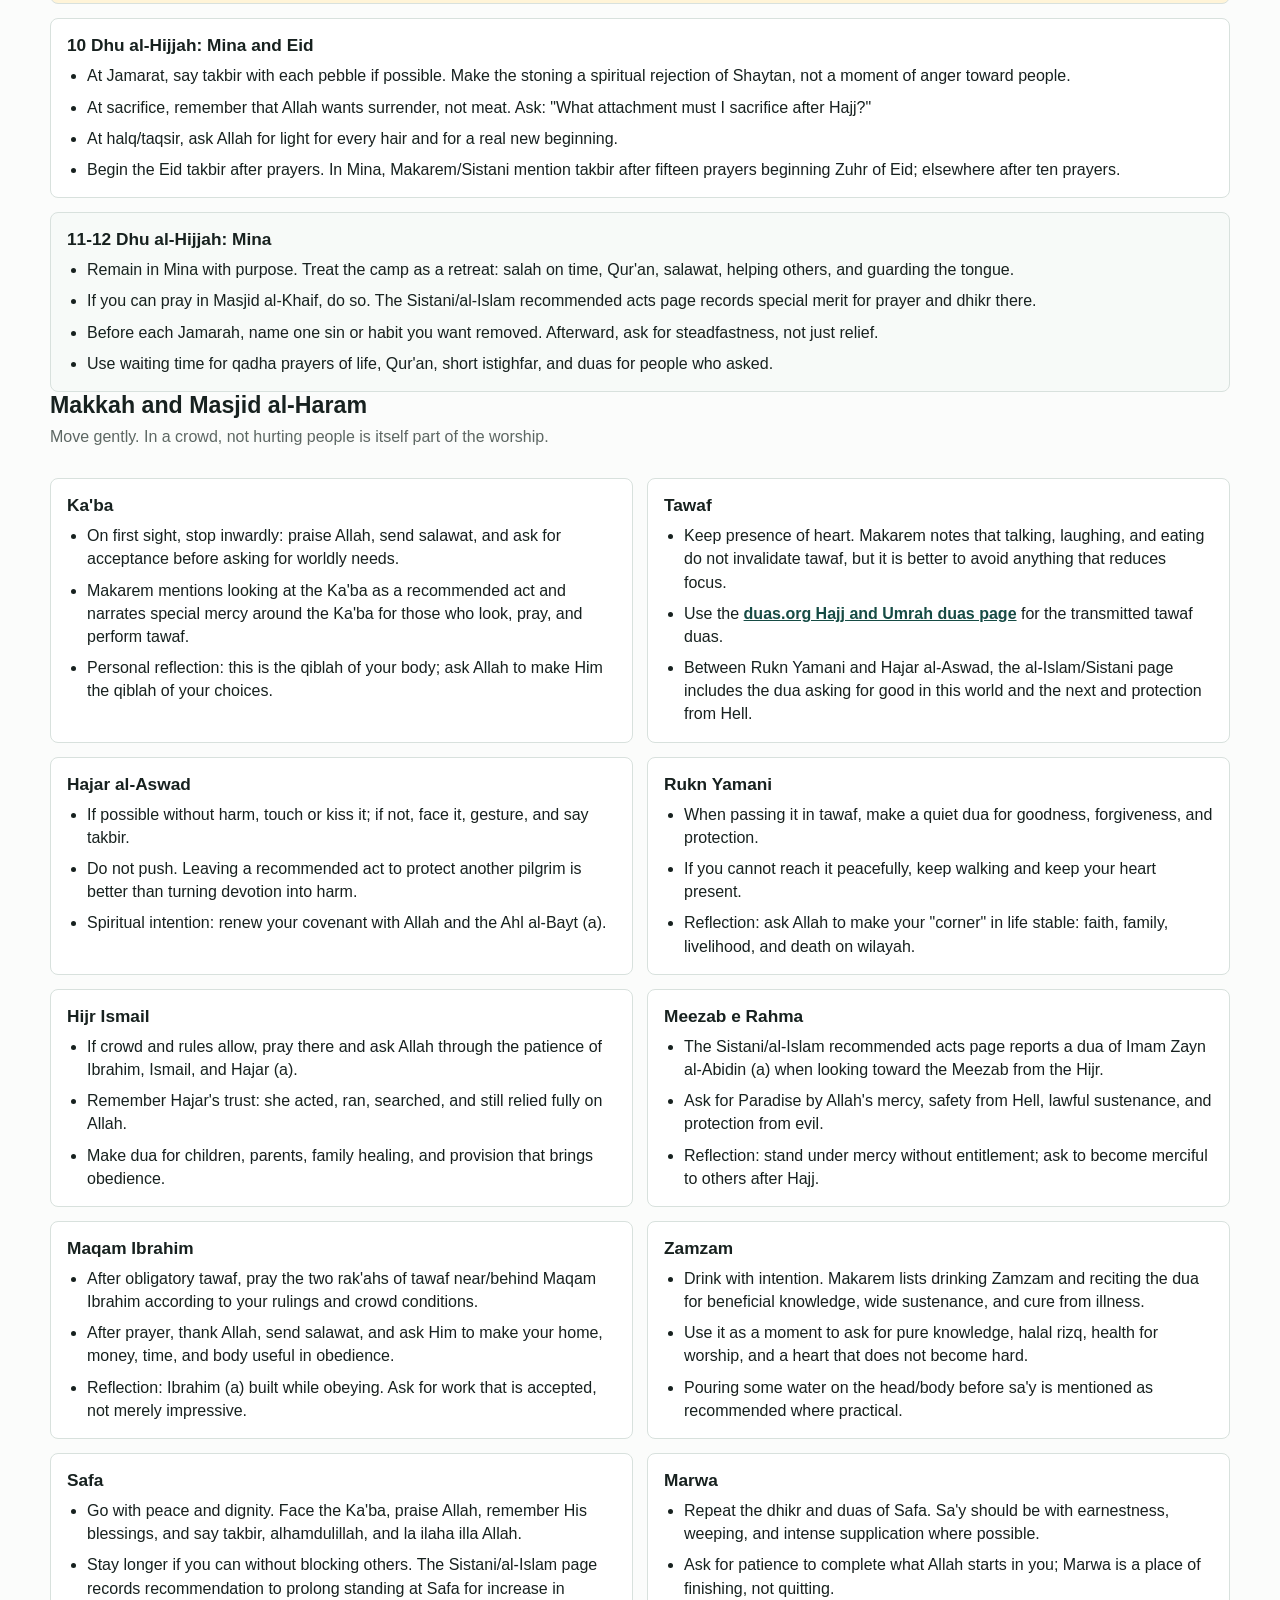
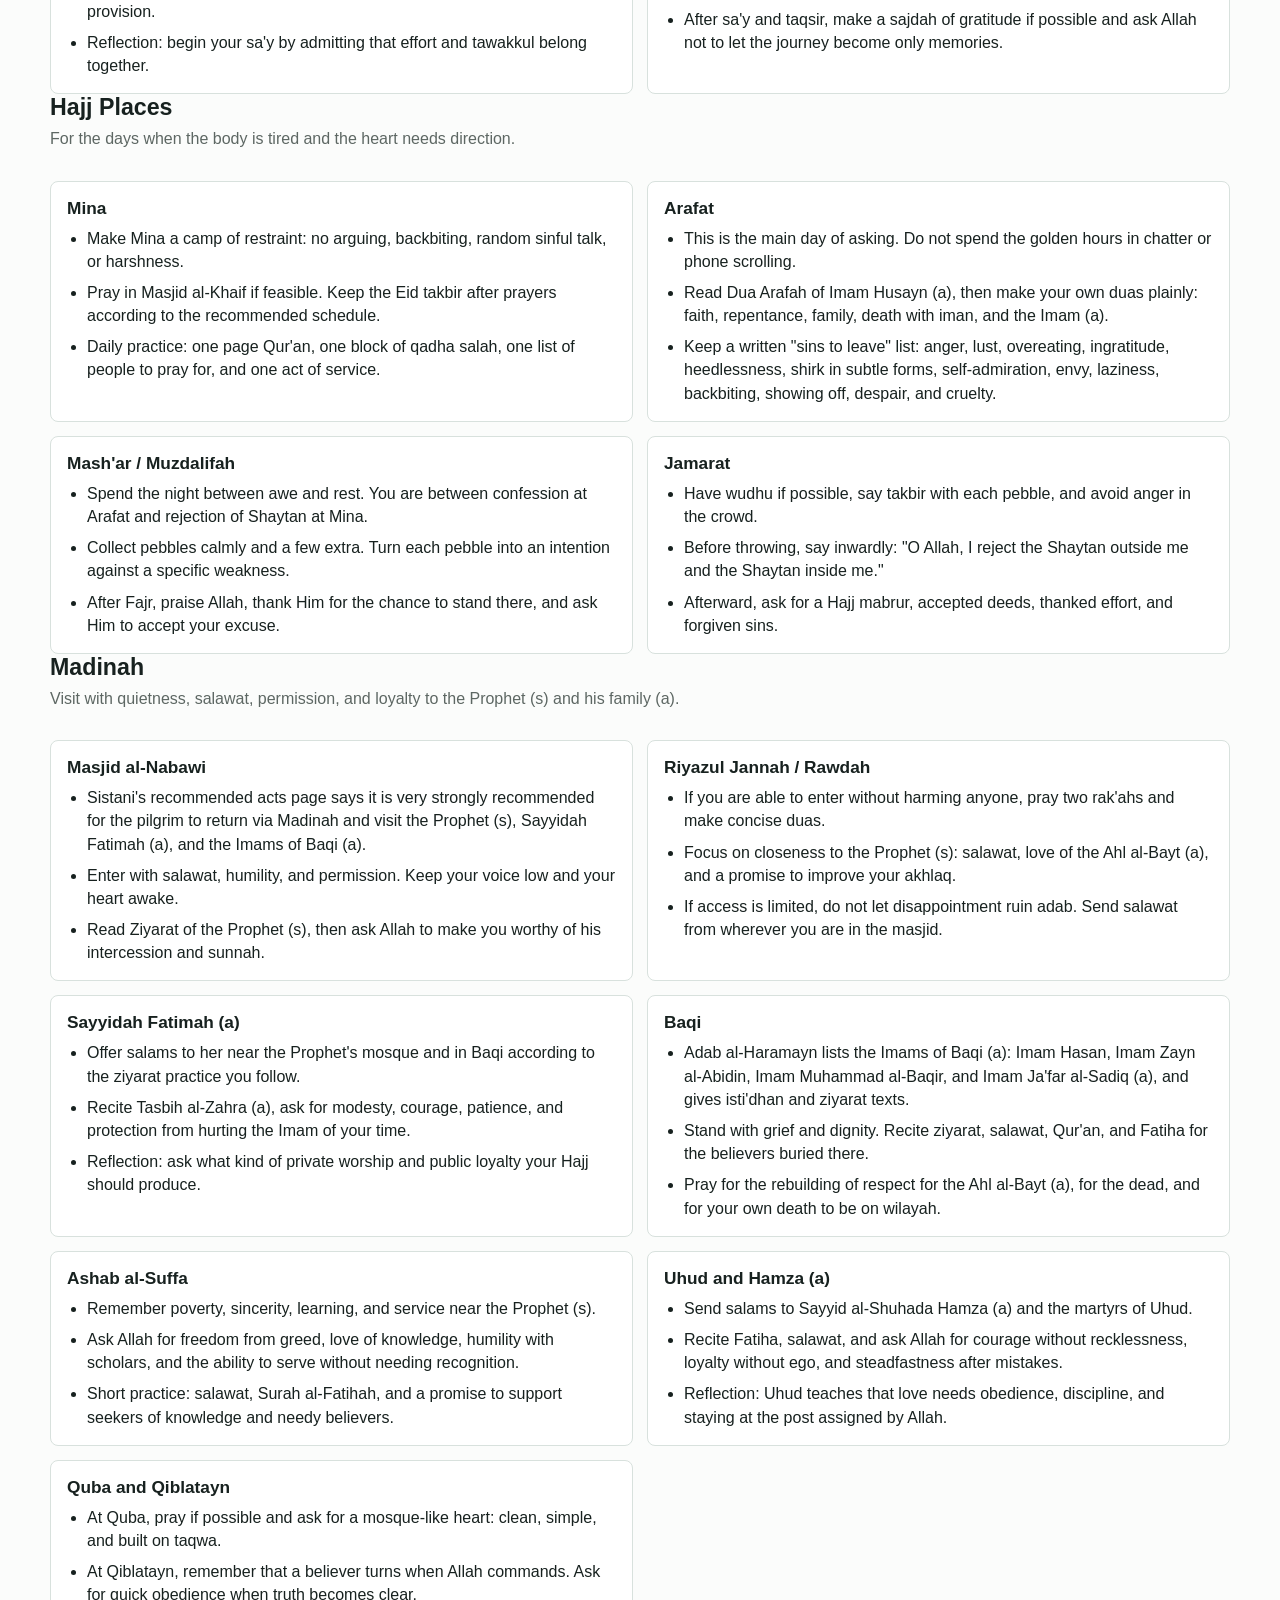
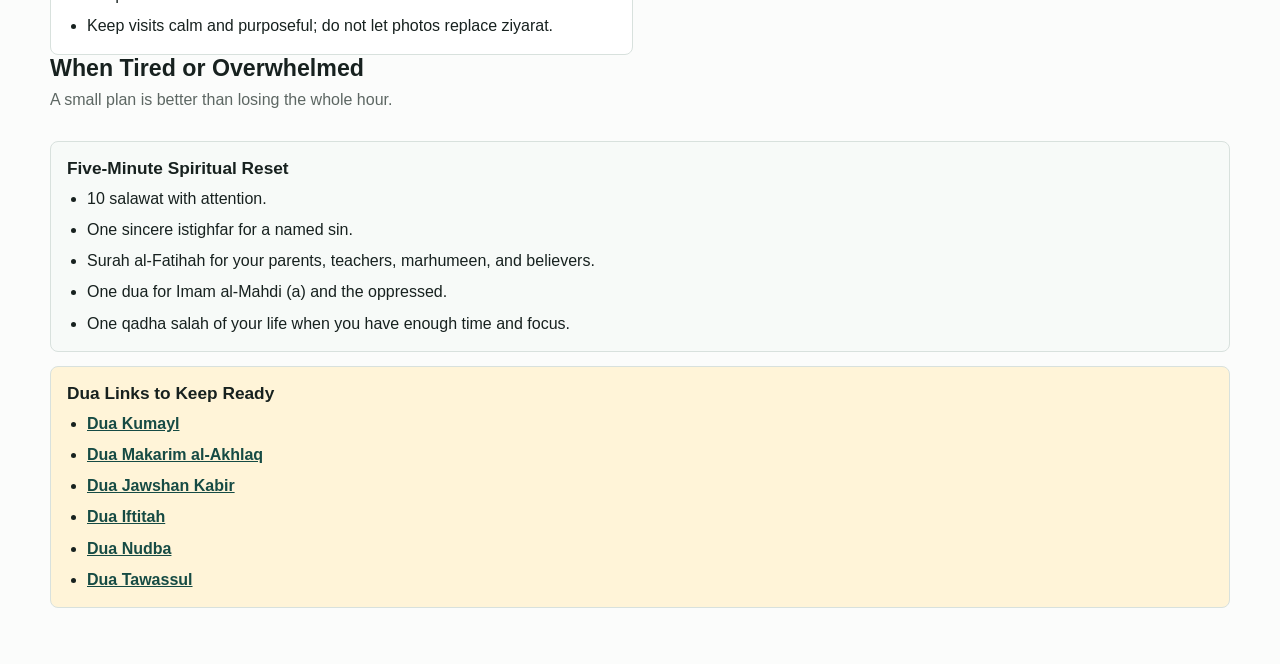
<file: docs/places.html>
<!doctype html>
<html lang="en">
<head>
  <meta charset="utf-8">
  <meta name="viewport" content="width=device-width, initial-scale=1">
  <title>Places & Duas | Shia Hajj Companion</title>
  <link rel="stylesheet" href="styles.css">
</head>
<body>
  <main class="app">
    <header class="page-header">
      <a class="back-link" href="index.html">Home</a>
      <div>
        <p class="eyebrow">Spiritual guide by place and day</p>
        <h1>Places & Duas</h1>
        <p class="lede">A practical devotional map for Makkah, the Hajj days, and Madinah. This page is for remembrance, duas, reflection, and adab; use the rulings pages and your marja for ehkam.</p>
      </div>
      <div class="meta">Shia sources only</div>
    </header>

    <section class="wide-card source-card">
      <h2>Sources Used</h2>
      <p>This page summarizes and organizes recommended acts from Sayyid Sistani's Hajj Rituals as hosted on al-Islam.org, the supplied Makarem Shirazi Hajj resource in this project, al-Islam.org's Adab al-Haramayn for Madinah/Baqi, and duas.org for readable dua texts.</p>
      <p>
        <a href="https://al-islam.org/hajj-rituals-sayyid-ali-hussaini-sistani/recommended-acts-and-supplications" target="_blank" rel="noopener">Sistani recommended acts and supplications</a> |
        <a href="https://www.sistani.org/english/book/47/" target="_blank" rel="noopener">Sistani Hajj Rituals</a> |
        <a href="https://www.duas.org/mobile/hajj-umra-duas.html" target="_blank" rel="noopener">duas.org Hajj and Umrah duas</a> |
        <a href="https://www.duas.org/mobile/dua-arafah-imam-husain.html" target="_blank" rel="noopener">Dua Arafah of Imam Husayn (a)</a> |
        <a href="https://al-islam.org/adab-al-haramayn-etiquettes-two-holy-shrines-sayyid-jawad-husayny-shaharudy/first-section" target="_blank" rel="noopener">Adab al-Haramayn</a>
      </p>
    </section>

    <nav class="quick-links" aria-label="Places quick links">
      <a href="#daily-flow">Daily Flow</a>
      <a href="#makkah">Makkah</a>
      <a href="#hajj-days">Hajj Days</a>
      <a href="#madinah">Madinah</a>
      <a href="#short-plan">When Tired</a>
    </nav>

    <section id="daily-flow" class="stack">
      <div class="section-head">
        <div>
          <h2>Daily Spiritual Flow</h2>
          <p>Use this as the rhythm for each day, then add the place-specific section below.</p>
        </div>
      </div>

      <article class="wide-card">
        <h3>Before Ihram and on the Way</h3>
        <ul>
          <li>Begin with tawbah: return anything owed, ask forgiveness from people, and renew the intention that every step is only qurbatan ilallah.</li>
          <li>Before ihram, the recommended ghusl and the ihram duas are listed in the Sistani/al-Islam and duas.org Hajj dua pages.</li>
          <li>Repeat talbiyah with presence, especially after prayers, waking, riding, dismounting, ascending, descending, and meeting other pilgrims.</li>
          <li>Keep a private list of people who asked for duas; mention them by name at the Ka'ba, Arafat, Mash'ar, Mina, and near the Prophet (s).</li>
        </ul>
      </article>

      <article class="wide-card">
        <h3>Every Day, Wherever You Are</h3>
        <ul>
          <li>Start the day with intention: "Today I want Allah, not comfort, status, photos, or winning arguments."</li>
          <li>After each wajib salah: tasbih of Sayyidah Fatimah (a), salawat, a short dua for Imam al-Mahdi (a), and one named person from your dua list.</li>
          <li>Keep a Qur'an minimum: even a few verses with translation. In Makkah, Makarem lists reciting Qur'an and completing a recitation if possible among recommended acts.</li>
          <li>When waiting: qadha salah of life, istighfar for a named sin, salawat, or silent service to another pilgrim.</li>
          <li>End the day with muhasabah: one sin to repent from, one blessing to thank Allah for, one person to forgive, and one concrete change after Hajj.</li>
        </ul>
      </article>

      <article class="wide-card">
        <h3>8 Dhu al-Hijjah: Leaving Makkah for Mina</h3>
        <ul>
          <li>After ihram for Hajj, keep talbiyah alive as you leave Makkah. When heading toward Mina, ask Allah to fulfill your hopes and repair your deeds.</li>
          <li>On reaching Mina, thank Allah for bringing you there safely, then ask Him to give you the same grace He gave His prophets and obedient servants.</li>
          <li>If possible, spend the night in worship and prayer, especially in Masjid al-Khaif; keep the heart quiet and avoid empty talk.</li>
          <li>Prepare your Arafat dua list before sleeping: tawbah, parents, spouse/family, teachers, the oppressed, the deceased, and the reappearance of Imam al-Mahdi (a).</li>
        </ul>
      </article>

      <article class="wide-card">
        <h3>9 Dhu al-Hijjah: Arafat</h3>
        <ul>
          <li>Make the day a day of confession, gratitude, and asking. Sistani/Makarem mention purity, ghusl near noon if possible, early Zuhr/Asr, and turning the heart fully toward Allah.</li>
          <li>Read <a href="https://www.duas.org/mobile/dua-arafah-imam-husain.html" target="_blank" rel="noopener">Dua Arafah of Imam Husayn (a)</a>, even if slowly in translation.</li>
          <li>Repeat: istighfar, salawat, Surah al-Tawhid, takbir, and personal duas. Ask specifically for a Hajj that changes your character.</li>
          <li>Leave Arafat with humility, not as someone finished, but as someone hoping to be forgiven.</li>
        </ul>
      </article>

      <article class="wide-card">
        <h3>Night of 10 Dhu al-Hijjah: Mash'ar / Muzdalifah</h3>
        <ul>
          <li>Walk or travel calmly from Arafat, asking forgiveness. Avoid rushing, pushing, or harming anyone.</li>
          <li>Pray Maghrib and Isha there if possible according to your group's timing and rulings, then fill the night with dhikr, salawat, Qur'an, and rest for worship.</li>
          <li>Collect pebbles with the thought that each one is a rejection of a real inner enemy: arrogance, anger, heedlessness, desire, showing off, backbiting, and despair.</li>
          <li>After Fajr, praise Allah, send salawat, and ask that your "provision" from this place be taqwa.</li>
        </ul>
      </article>

      <article class="wide-card">
        <h3>10 Dhu al-Hijjah: Mina and Eid</h3>
        <ul>
          <li>At Jamarat, say takbir with each pebble if possible. Make the stoning a spiritual rejection of Shaytan, not a moment of anger toward people.</li>
          <li>At sacrifice, remember that Allah wants surrender, not meat. Ask: "What attachment must I sacrifice after Hajj?"</li>
          <li>At halq/taqsir, ask Allah for light for every hair and for a real new beginning.</li>
          <li>Begin the Eid takbir after prayers. In Mina, Makarem/Sistani mention takbir after fifteen prayers beginning Zuhr of Eid; elsewhere after ten prayers.</li>
        </ul>
      </article>

      <article class="wide-card">
        <h3>11-12 Dhu al-Hijjah: Mina</h3>
        <ul>
          <li>Remain in Mina with purpose. Treat the camp as a retreat: salah on time, Qur'an, salawat, helping others, and guarding the tongue.</li>
          <li>If you can pray in Masjid al-Khaif, do so. The Sistani/al-Islam recommended acts page records special merit for prayer and dhikr there.</li>
          <li>Before each Jamarah, name one sin or habit you want removed. Afterward, ask for steadfastness, not just relief.</li>
          <li>Use waiting time for qadha prayers of life, Qur'an, short istighfar, and duas for people who asked.</li>
        </ul>
      </article>
    </section>

    <section id="makkah" class="stack">
      <div class="section-head">
        <div>
          <h2>Makkah and Masjid al-Haram</h2>
          <p>Move gently. In a crowd, not hurting people is itself part of the worship.</p>
        </div>
      </div>

      <div class="place-grid">
        <article class="info-card">
          <h3>Ka'ba</h3>
          <ul>
            <li>On first sight, stop inwardly: praise Allah, send salawat, and ask for acceptance before asking for worldly needs.</li>
            <li>Makarem mentions looking at the Ka'ba as a recommended act and narrates special mercy around the Ka'ba for those who look, pray, and perform tawaf.</li>
            <li>Personal reflection: this is the qiblah of your body; ask Allah to make Him the qiblah of your choices.</li>
          </ul>
        </article>

        <article class="info-card">
          <h3>Tawaf</h3>
          <ul>
            <li>Keep presence of heart. Makarem notes that talking, laughing, and eating do not invalidate tawaf, but it is better to avoid anything that reduces focus.</li>
            <li>Use the <a href="https://www.duas.org/mobile/hajj-umra-duas.html" target="_blank" rel="noopener">duas.org Hajj and Umrah duas page</a> for the transmitted tawaf duas.</li>
            <li>Between Rukn Yamani and Hajar al-Aswad, the al-Islam/Sistani page includes the dua asking for good in this world and the next and protection from Hell.</li>
          </ul>
        </article>

        <article class="info-card">
          <h3>Hajar al-Aswad</h3>
          <ul>
            <li>If possible without harm, touch or kiss it; if not, face it, gesture, and say takbir.</li>
            <li>Do not push. Leaving a recommended act to protect another pilgrim is better than turning devotion into harm.</li>
            <li>Spiritual intention: renew your covenant with Allah and the Ahl al-Bayt (a).</li>
          </ul>
        </article>

        <article class="info-card">
          <h3>Rukn Yamani</h3>
          <ul>
            <li>When passing it in tawaf, make a quiet dua for goodness, forgiveness, and protection.</li>
            <li>If you cannot reach it peacefully, keep walking and keep your heart present.</li>
            <li>Reflection: ask Allah to make your "corner" in life stable: faith, family, livelihood, and death on wilayah.</li>
          </ul>
        </article>

        <article class="info-card">
          <h3>Hijr Ismail</h3>
          <ul>
            <li>If crowd and rules allow, pray there and ask Allah through the patience of Ibrahim, Ismail, and Hajar (a).</li>
            <li>Remember Hajar's trust: she acted, ran, searched, and still relied fully on Allah.</li>
            <li>Make dua for children, parents, family healing, and provision that brings obedience.</li>
          </ul>
        </article>

        <article class="info-card">
          <h3>Meezab e Rahma</h3>
          <ul>
            <li>The Sistani/al-Islam recommended acts page reports a dua of Imam Zayn al-Abidin (a) when looking toward the Meezab from the Hijr.</li>
            <li>Ask for Paradise by Allah's mercy, safety from Hell, lawful sustenance, and protection from evil.</li>
            <li>Reflection: stand under mercy without entitlement; ask to become merciful to others after Hajj.</li>
          </ul>
        </article>

        <article class="info-card">
          <h3>Maqam Ibrahim</h3>
          <ul>
            <li>After obligatory tawaf, pray the two rak'ahs of tawaf near/behind Maqam Ibrahim according to your rulings and crowd conditions.</li>
            <li>After prayer, thank Allah, send salawat, and ask Him to make your home, money, time, and body useful in obedience.</li>
            <li>Reflection: Ibrahim (a) built while obeying. Ask for work that is accepted, not merely impressive.</li>
          </ul>
        </article>

        <article class="info-card">
          <h3>Zamzam</h3>
          <ul>
            <li>Drink with intention. Makarem lists drinking Zamzam and reciting the dua for beneficial knowledge, wide sustenance, and cure from illness.</li>
            <li>Use it as a moment to ask for pure knowledge, halal rizq, health for worship, and a heart that does not become hard.</li>
            <li>Pouring some water on the head/body before sa'y is mentioned as recommended where practical.</li>
          </ul>
        </article>

        <article class="info-card">
          <h3>Safa</h3>
          <ul>
            <li>Go with peace and dignity. Face the Ka'ba, praise Allah, remember His blessings, and say takbir, alhamdulillah, and la ilaha illa Allah.</li>
            <li>Stay longer if you can without blocking others. The Sistani/al-Islam page records recommendation to prolong standing at Safa for increase in provision.</li>
            <li>Reflection: begin your sa'y by admitting that effort and tawakkul belong together.</li>
          </ul>
        </article>

        <article class="info-card">
          <h3>Marwa</h3>
          <ul>
            <li>Repeat the dhikr and duas of Safa. Sa'y should be with earnestness, weeping, and intense supplication where possible.</li>
            <li>Ask for patience to complete what Allah starts in you; Marwa is a place of finishing, not quitting.</li>
            <li>After sa'y and taqsir, make a sajdah of gratitude if possible and ask Allah not to let the journey become only memories.</li>
          </ul>
        </article>
      </div>
    </section>

    <section id="hajj-days" class="stack">
      <div class="section-head">
        <div>
          <h2>Hajj Places</h2>
          <p>For the days when the body is tired and the heart needs direction.</p>
        </div>
      </div>

      <div class="place-grid">
        <article class="info-card">
          <h3>Mina</h3>
          <ul>
            <li>Make Mina a camp of restraint: no arguing, backbiting, random sinful talk, or harshness.</li>
            <li>Pray in Masjid al-Khaif if feasible. Keep the Eid takbir after prayers according to the recommended schedule.</li>
            <li>Daily practice: one page Qur'an, one block of qadha salah, one list of people to pray for, and one act of service.</li>
          </ul>
        </article>

        <article class="info-card">
          <h3>Arafat</h3>
          <ul>
            <li>This is the main day of asking. Do not spend the golden hours in chatter or phone scrolling.</li>
            <li>Read Dua Arafah of Imam Husayn (a), then make your own duas plainly: faith, repentance, family, death with iman, and the Imam (a).</li>
            <li>Keep a written "sins to leave" list: anger, lust, overeating, ingratitude, heedlessness, shirk in subtle forms, self-admiration, envy, laziness, backbiting, showing off, despair, and cruelty.</li>
          </ul>
        </article>

        <article class="info-card">
          <h3>Mash'ar / Muzdalifah</h3>
          <ul>
            <li>Spend the night between awe and rest. You are between confession at Arafat and rejection of Shaytan at Mina.</li>
            <li>Collect pebbles calmly and a few extra. Turn each pebble into an intention against a specific weakness.</li>
            <li>After Fajr, praise Allah, thank Him for the chance to stand there, and ask Him to accept your excuse.</li>
          </ul>
        </article>

        <article class="info-card">
          <h3>Jamarat</h3>
          <ul>
            <li>Have wudhu if possible, say takbir with each pebble, and avoid anger in the crowd.</li>
            <li>Before throwing, say inwardly: "O Allah, I reject the Shaytan outside me and the Shaytan inside me."</li>
            <li>Afterward, ask for a Hajj mabrur, accepted deeds, thanked effort, and forgiven sins.</li>
          </ul>
        </article>
      </div>
    </section>

    <section id="madinah" class="stack">
      <div class="section-head">
        <div>
          <h2>Madinah</h2>
          <p>Visit with quietness, salawat, permission, and loyalty to the Prophet (s) and his family (a).</p>
        </div>
      </div>

      <div class="place-grid">
        <article class="info-card">
          <h3>Masjid al-Nabawi</h3>
          <ul>
            <li>Sistani's recommended acts page says it is very strongly recommended for the pilgrim to return via Madinah and visit the Prophet (s), Sayyidah Fatimah (a), and the Imams of Baqi (a).</li>
            <li>Enter with salawat, humility, and permission. Keep your voice low and your heart awake.</li>
            <li>Read Ziyarat of the Prophet (s), then ask Allah to make you worthy of his intercession and sunnah.</li>
          </ul>
        </article>

        <article class="info-card">
          <h3>Riyazul Jannah / Rawdah</h3>
          <ul>
            <li>If you are able to enter without harming anyone, pray two rak'ahs and make concise duas.</li>
            <li>Focus on closeness to the Prophet (s): salawat, love of the Ahl al-Bayt (a), and a promise to improve your akhlaq.</li>
            <li>If access is limited, do not let disappointment ruin adab. Send salawat from wherever you are in the masjid.</li>
          </ul>
        </article>

        <article class="info-card">
          <h3>Sayyidah Fatimah (a)</h3>
          <ul>
            <li>Offer salams to her near the Prophet's mosque and in Baqi according to the ziyarat practice you follow.</li>
            <li>Recite Tasbih al-Zahra (a), ask for modesty, courage, patience, and protection from hurting the Imam of your time.</li>
            <li>Reflection: ask what kind of private worship and public loyalty your Hajj should produce.</li>
          </ul>
        </article>

        <article class="info-card">
          <h3>Baqi</h3>
          <ul>
            <li>Adab al-Haramayn lists the Imams of Baqi (a): Imam Hasan, Imam Zayn al-Abidin, Imam Muhammad al-Baqir, and Imam Ja'far al-Sadiq (a), and gives isti'dhan and ziyarat texts.</li>
            <li>Stand with grief and dignity. Recite ziyarat, salawat, Qur'an, and Fatiha for the believers buried there.</li>
            <li>Pray for the rebuilding of respect for the Ahl al-Bayt (a), for the dead, and for your own death to be on wilayah.</li>
          </ul>
        </article>

        <article class="info-card">
          <h3>Ashab al-Suffa</h3>
          <ul>
            <li>Remember poverty, sincerity, learning, and service near the Prophet (s).</li>
            <li>Ask Allah for freedom from greed, love of knowledge, humility with scholars, and the ability to serve without needing recognition.</li>
            <li>Short practice: salawat, Surah al-Fatihah, and a promise to support seekers of knowledge and needy believers.</li>
          </ul>
        </article>

        <article class="info-card">
          <h3>Uhud and Hamza (a)</h3>
          <ul>
            <li>Send salams to Sayyid al-Shuhada Hamza (a) and the martyrs of Uhud.</li>
            <li>Recite Fatiha, salawat, and ask Allah for courage without recklessness, loyalty without ego, and steadfastness after mistakes.</li>
            <li>Reflection: Uhud teaches that love needs obedience, discipline, and staying at the post assigned by Allah.</li>
          </ul>
        </article>

        <article class="info-card">
          <h3>Quba and Qiblatayn</h3>
          <ul>
            <li>At Quba, pray if possible and ask for a mosque-like heart: clean, simple, and built on taqwa.</li>
            <li>At Qiblatayn, remember that a believer turns when Allah commands. Ask for quick obedience when truth becomes clear.</li>
            <li>Keep visits calm and purposeful; do not let photos replace ziyarat.</li>
          </ul>
        </article>
      </div>
    </section>

    <section id="short-plan" class="stack">
      <div class="section-head">
        <div>
          <h2>When Tired or Overwhelmed</h2>
          <p>A small plan is better than losing the whole hour.</p>
        </div>
      </div>

      <article class="wide-card">
        <h3>Five-Minute Spiritual Reset</h3>
        <ul>
          <li>10 salawat with attention.</li>
          <li>One sincere istighfar for a named sin.</li>
          <li>Surah al-Fatihah for your parents, teachers, marhumeen, and believers.</li>
          <li>One dua for Imam al-Mahdi (a) and the oppressed.</li>
          <li>One qadha salah of your life when you have enough time and focus.</li>
        </ul>
      </article>

      <article class="wide-card">
        <h3>Dua Links to Keep Ready</h3>
        <ul>
          <li><a href="https://www.duas.org/kumayl.htm" target="_blank" rel="noopener">Dua Kumayl</a></li>
          <li><a href="https://www.duas.org/sajjadiya/s20.htm" target="_blank" rel="noopener">Dua Makarim al-Akhlaq</a></li>
          <li><a href="https://www.duas.org/jkabeer.htm" target="_blank" rel="noopener">Dua Jawshan Kabir</a></li>
          <li><a href="https://www.duas.org/iftitah.htm" target="_blank" rel="noopener">Dua Iftitah</a></li>
          <li><a href="https://www.duas.org/nudba.htm" target="_blank" rel="noopener">Dua Nudba</a></li>
          <li><a href="https://www.duas.org/tawassul.htm" target="_blank" rel="noopener">Dua Tawassul</a></li>
        </ul>
      </article>
    </section>
  </main>
</body>
</html>
</file>
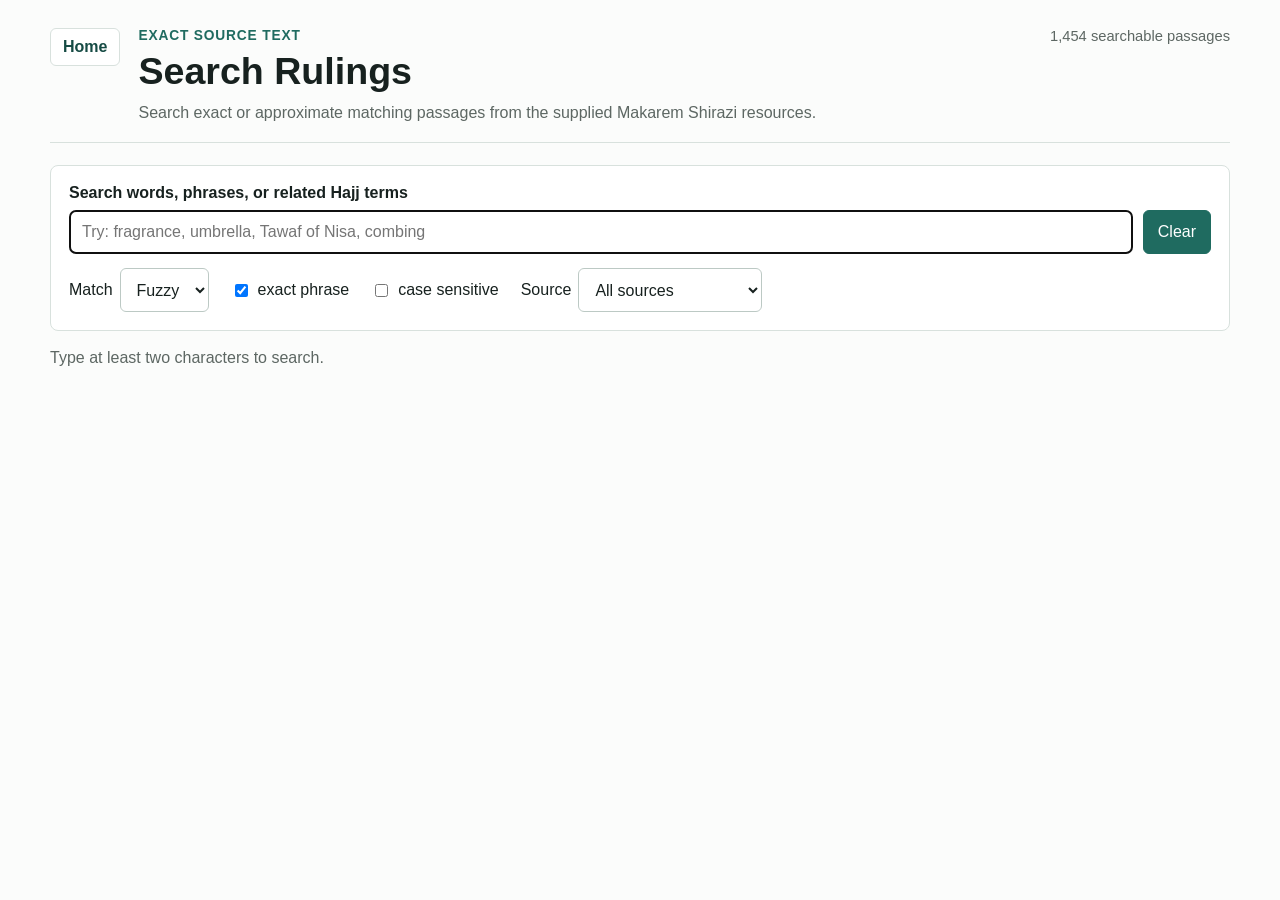
<file: docs/search.html>
<!doctype html>
<html lang="en">
<head>
  <meta charset="utf-8">
  <meta name="viewport" content="width=device-width, initial-scale=1">
  <title>Search Rulings - Shia Hajj Companion</title>
  <link rel="stylesheet" href="styles.css">
</head>
<body>
  <main class="app">
    <header class="page-header">
      <a href="index.html" class="back-link">Home</a>
      <div>
        <p class="eyebrow">Exact source text</p>
        <h1>Search Rulings</h1>
        <p class="lede">Search exact or approximate matching passages from the supplied Makarem Shirazi resources.</p>
      </div>
      <div class="meta">
        <span id="recordCount">Loading search...</span>
      </div>
    </header>

    <section class="search-panel" aria-label="Search controls">
      <label for="query">Search words, phrases, or related Hajj terms</label>
      <div class="search-row">
        <input id="query" type="search" placeholder="Try: fragrance, umbrella, Tawaf of Nisa, combing" autocomplete="off" autofocus>
        <button id="clearBtn" type="button">Clear</button>
      </div>
      <div class="options">
        <label>
          Match
          <select id="searchMode">
            <option value="exact">Exact</option>
            <option value="fuzzy" selected>Fuzzy</option>
          </select>
        </label>
        <label><input type="checkbox" id="exactPhrase" checked> exact phrase</label>
        <label><input type="checkbox" id="caseSensitive"> case sensitive</label>
        <label>
          Source
          <select id="sourceFilter">
            <option value="all">All sources</option>
            <option value="makarem-hajj-rites">Hajj rites treatise</option>
            <option value="makarem-summary">Summary of rulings</option>
          </select>
        </label>
      </div>
    </section>
    <section class="status" id="status">Type at least two characters to search.</section>
    <section id="results" class="results" aria-live="polite"></section>
  </main>

  <template id="resultTemplate">
    <article class="result">
      <div class="result-head">
        <div>
          <h3></h3>
          <p class="source"></p>
        </div>
        <button type="button" class="copy-btn">Copy text</button>
      </div>
      <p class="snippet"></p>
      <p class="book-link-row"><a class="book-link" href="#">Read this place in the book</a></p>
      <details>
        <summary>Show full matching text</summary>
        <pre></pre>
      </details>
    </article>
  </template>

  <script src="search-data.js"></script>
  <script src="app.js"></script>
</body>
</html>
</file>
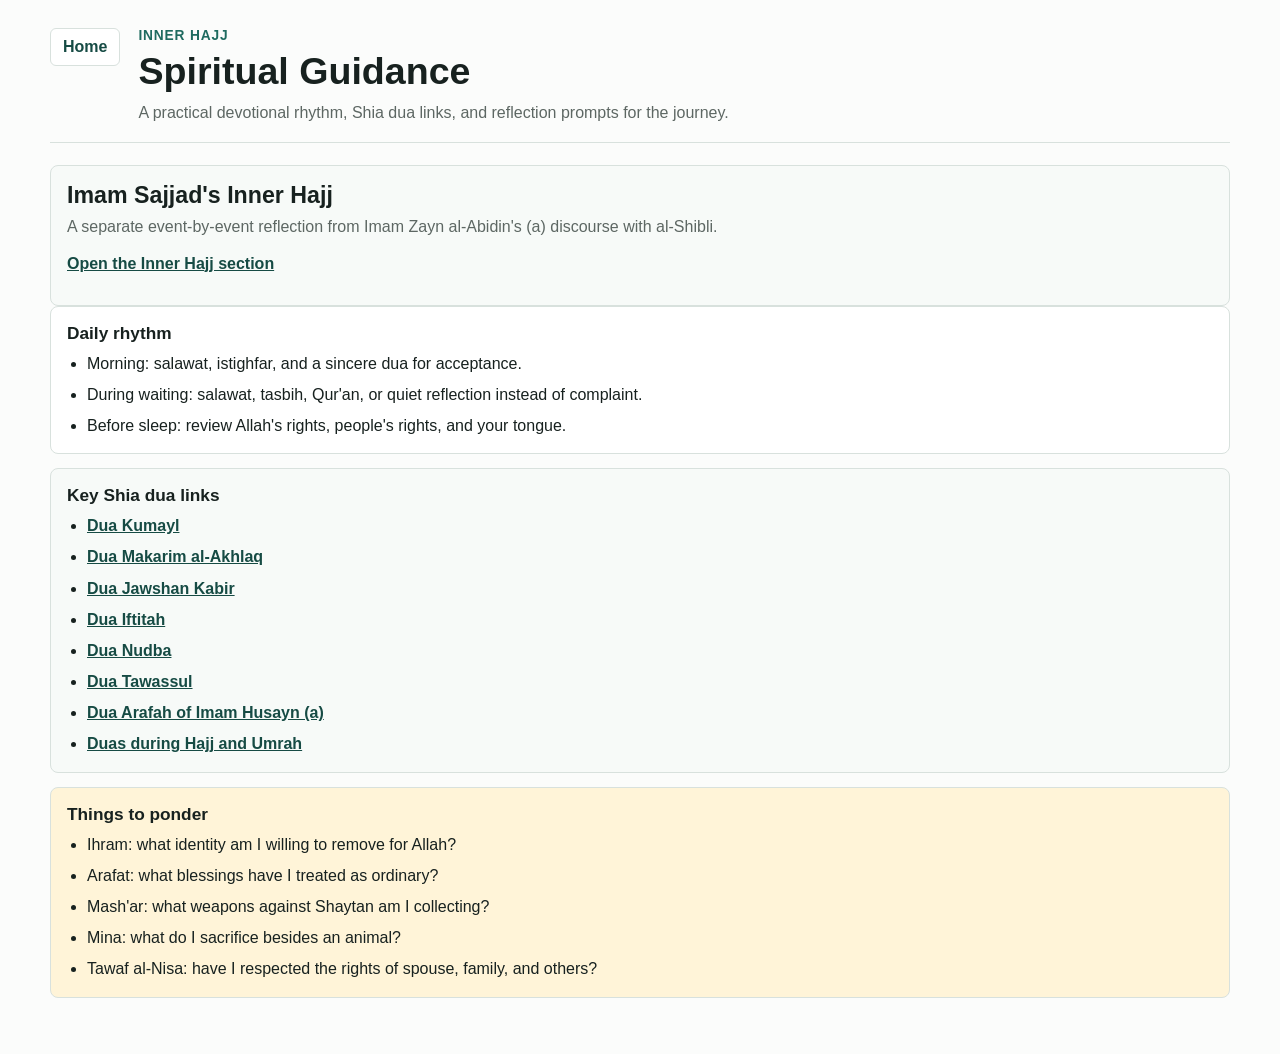
<file: docs/spiritual.html>
<!doctype html>
<html lang="en">
<head>
  <meta charset="utf-8">
  <meta name="viewport" content="width=device-width, initial-scale=1">
  <title>Spiritual Guidance - Shia Hajj Companion</title>
  <link rel="stylesheet" href="styles.css">
</head>
<body>
  <main class="app">
    <header class="page-header">
      <a href="index.html" class="back-link">Home</a>
      <div>
        <p class="eyebrow">Inner Hajj</p>
        <h1>Spiritual Guidance</h1>
        <p class="lede">A practical devotional rhythm, Shia dua links, and reflection prompts for the journey.</p>
      </div>
    </header>
    <section class="wide-card">
      <h2>Imam Sajjad's Inner Hajj</h2>
      <p class="lede">A separate event-by-event reflection from Imam Zayn al-Abidin's (a) discourse with al-Shibli.</p>
      <p><a href="inner-hajj.html">Open the Inner Hajj section</a></p>
    </section>
    <div id="spiritualContent" class="stack"></div>
  </main>
  <script src="app.js"></script>
</body>
</html>
</file>
<file: docs/styles.css>
* {
  box-sizing: border-box;
}

:root {
  --ink: #17211f;
  --muted: #5d6763;
  --line: #d8e1dd;
  --paper: #fbfcfb;
  --panel: #ffffff;
  --accent: #1f6b60;
  --accent-dark: #164b44;
  --accent-soft: #e8f3f0;
  --warn: #fff4d8;
  --mark: #fff1a8;
}

body {
  margin: 0;
  font-family: Arial, Helvetica, sans-serif;
  color: var(--ink);
  background: var(--paper);
}

.app {
  width: min(1180px, calc(100% - 32px));
  margin: 0 auto;
  padding: 28px 0 56px;
}

.topbar {
  display: flex;
  justify-content: space-between;
  gap: 24px;
  align-items: flex-start;
  padding-bottom: 18px;
  border-bottom: 1px solid var(--line);
}

.eyebrow {
  margin: 0 0 7px;
  color: var(--accent);
  font-size: 0.86rem;
  font-weight: 700;
  text-transform: uppercase;
  letter-spacing: 0.06em;
}

h1,
h2,
h3,
h4 {
  letter-spacing: 0;
}

h1 {
  margin: 0 0 8px;
  font-size: clamp(1.7rem, 3vw, 2.35rem);
  line-height: 1.15;
}

h2 {
  margin: 0 0 6px;
  font-size: 1.45rem;
}

h3 {
  margin: 0 0 8px;
  font-size: 1.08rem;
}

h4 {
  margin: 0 0 8px;
  font-size: 0.95rem;
  color: var(--accent-dark);
}

.lede,
.source,
.status,
.meta,
.section-head p,
.objective {
  color: var(--muted);
}

.lede,
.section-head p {
  margin: 0;
  line-height: 1.45;
}

.meta {
  white-space: nowrap;
  font-size: 0.92rem;
}

.page-header {
  display: grid;
  grid-template-columns: auto 1fr auto;
  gap: 18px;
  align-items: start;
  padding-bottom: 18px;
  border-bottom: 1px solid var(--line);
  margin-bottom: 22px;
}

.back-link {
  display: inline-flex;
  align-items: center;
  justify-content: center;
  min-height: 38px;
  padding: 0 12px;
  border: 1px solid var(--line);
  border-radius: 6px;
  background: #fff;
  color: var(--accent-dark);
  text-decoration: none;
  font-weight: 700;
}

.page-grid {
  display: grid;
  grid-template-columns: repeat(3, minmax(0, 1fr));
  gap: 14px;
  margin-top: 22px;
}

.page-card {
  min-height: 170px;
  display: flex;
  flex-direction: column;
  justify-content: space-between;
  gap: 18px;
  padding: 18px;
  background: var(--panel);
  border: 1px solid var(--line);
  border-radius: 8px;
  color: var(--ink);
  text-decoration: none;
}

.page-card:hover {
  border-color: var(--accent);
  background: #f7faf8;
}

.page-card span {
  color: var(--accent-dark);
  font-size: 1.15rem;
  font-weight: 700;
}

.page-card p {
  margin: 0;
  color: var(--muted);
  line-height: 1.45;
}

.quick-links {
  display: flex;
  flex-wrap: wrap;
  gap: 8px;
  margin: 18px 0 22px;
}

.quick-links a {
  display: inline-flex;
  align-items: center;
  min-height: 38px;
  padding: 0 12px;
  border: 1px solid var(--line);
  border-radius: 6px;
  background: #fff;
  color: var(--accent-dark);
  text-decoration: none;
}

.page-select {
  margin-bottom: 14px;
}

.tabs {
  display: flex;
  gap: 8px;
  overflow-x: auto;
  padding: 18px 0 8px;
  border-bottom: 1px solid var(--line);
}

button,
input,
select {
  font: inherit;
}

button {
  min-height: 40px;
  border: 1px solid var(--accent);
  border-radius: 6px;
  background: var(--accent);
  color: #fff;
  padding: 0 14px;
  cursor: pointer;
}

button:hover {
  filter: brightness(0.96);
}

.tab {
  background: #fff;
  color: var(--accent-dark);
  border-color: var(--line);
  white-space: nowrap;
}

.tab.active {
  background: var(--accent);
  border-color: var(--accent);
  color: #fff;
}

.tab-panel {
  display: none;
  padding-top: 22px;
}

.tab-panel.active {
  display: block;
}

.section-head {
  display: flex;
  justify-content: space-between;
  gap: 18px;
  align-items: flex-end;
  margin-bottom: 16px;
}

.select-label {
  display: grid;
  gap: 6px;
  color: var(--muted);
  font-size: 0.92rem;
}

select,
input[type="search"] {
  min-height: 44px;
  border: 1px solid #bcc9c4;
  border-radius: 6px;
  padding: 0 12px;
  background: #fff;
  color: var(--ink);
}

.detail-panel,
.wide-card,
.info-card,
.activity-item,
.search-panel,
.result {
  background: var(--panel);
  border: 1px solid var(--line);
  border-radius: 8px;
}

.detail-panel {
  padding: 18px;
}

.detail-title {
  display: flex;
  justify-content: space-between;
  gap: 16px;
  align-items: flex-start;
  padding-bottom: 14px;
  border-bottom: 1px solid var(--line);
}

.detail-title span {
  color: var(--muted);
  font-size: 0.92rem;
  text-align: right;
}

.objective {
  margin: 14px 0 16px;
  line-height: 1.5;
}

.three-col {
  display: grid;
  grid-template-columns: repeat(3, minmax(0, 1fr));
  gap: 14px;
}

.three-col section {
  padding: 14px;
  background: #f7faf8;
  border: 1px solid var(--line);
  border-radius: 8px;
}

ul {
  margin: 0;
  padding-left: 20px;
}

li {
  margin: 0 0 8px;
  line-height: 1.45;
}

li:last-child {
  margin-bottom: 0;
}

.card-grid {
  display: grid;
  grid-template-columns: repeat(2, minmax(0, 1fr));
  gap: 14px;
}

.place-grid {
  display: grid;
  grid-template-columns: repeat(2, minmax(0, 1fr));
  gap: 14px;
}

.info-card,
.activity-item,
.wide-card {
  padding: 16px;
}

.source-card p {
  margin: 8px 0 0;
  color: var(--muted);
  line-height: 1.5;
}

.info-card p,
.activity-item p {
  margin: 0;
  color: var(--muted);
  line-height: 1.5;
}

.activity-list {
  display: grid;
  grid-template-columns: repeat(2, minmax(0, 1fr));
  gap: 10px;
}

.activity-item {
  display: grid;
  grid-template-columns: 190px 1fr;
  gap: 14px;
  align-items: start;
}

.stack {
  display: grid;
  gap: 14px;
}

.wide-card:nth-child(3n + 1) {
  background: #ffffff;
}

.wide-card:nth-child(3n + 2) {
  background: #f7faf8;
}

.wide-card:nth-child(3n) {
  background: var(--warn);
}

a {
  color: var(--accent-dark);
  font-weight: 700;
}

.search-panel {
  padding: 18px;
}

.search-panel label {
  font-weight: 700;
}

.search-row {
  display: grid;
  grid-template-columns: 1fr auto;
  gap: 10px;
  margin-top: 8px;
}

.options {
  display: flex;
  flex-wrap: wrap;
  gap: 14px 22px;
  align-items: center;
  margin-top: 14px;
}

.options label {
  display: inline-flex;
  align-items: center;
  gap: 7px;
  font-weight: 400;
}

.status {
  margin: 18px 0 12px;
}

.results {
  display: grid;
  gap: 14px;
}

.result {
  padding: 16px;
}

.result-head {
  display: flex;
  justify-content: space-between;
  gap: 16px;
  align-items: flex-start;
}

.source {
  margin: 0;
  font-size: 0.92rem;
}

.book-link-row {
  margin: 10px 0 0;
}

.book-link {
  color: var(--accent-dark);
  font-weight: 700;
}

.book-content {
  display: grid;
  gap: 14px;
}

.book-section {
  scroll-margin-top: 16px;
  padding: 16px;
  background: var(--panel);
  border: 1px solid var(--line);
  border-radius: 8px;
}

.book-section:target {
  border-color: var(--accent);
  box-shadow: 0 0 0 3px var(--accent-soft);
}

.copy-btn {
  min-height: 36px;
  white-space: nowrap;
  background: var(--accent-soft);
  color: var(--accent);
}

.snippet {
  line-height: 1.55;
}

mark {
  background: var(--mark);
  padding: 0 2px;
}

details {
  margin-top: 10px;
}

summary {
  cursor: pointer;
  color: var(--accent);
  font-weight: 700;
}

pre {
  white-space: pre-wrap;
  word-wrap: break-word;
  line-height: 1.5;
  margin: 12px 0 0;
  padding: 12px;
  border-radius: 6px;
  background: #f3f7f5;
  border: 1px solid var(--line);
  font-family: Arial, Helvetica, sans-serif;
}

@media (max-width: 900px) {
  .three-col,
  .card-grid,
  .place-grid,
  .activity-list,
  .page-grid {
    grid-template-columns: 1fr;
  }

  .activity-item {
    grid-template-columns: 1fr;
    gap: 4px;
  }
}

@media (max-width: 700px) {
  .topbar,
  .page-header,
  .section-head,
  .detail-title,
  .result-head {
    flex-direction: column;
  }

  .meta,
  .detail-title span {
    white-space: normal;
    text-align: left;
  }

  .search-row {
    grid-template-columns: 1fr;
  }
}
</file>
